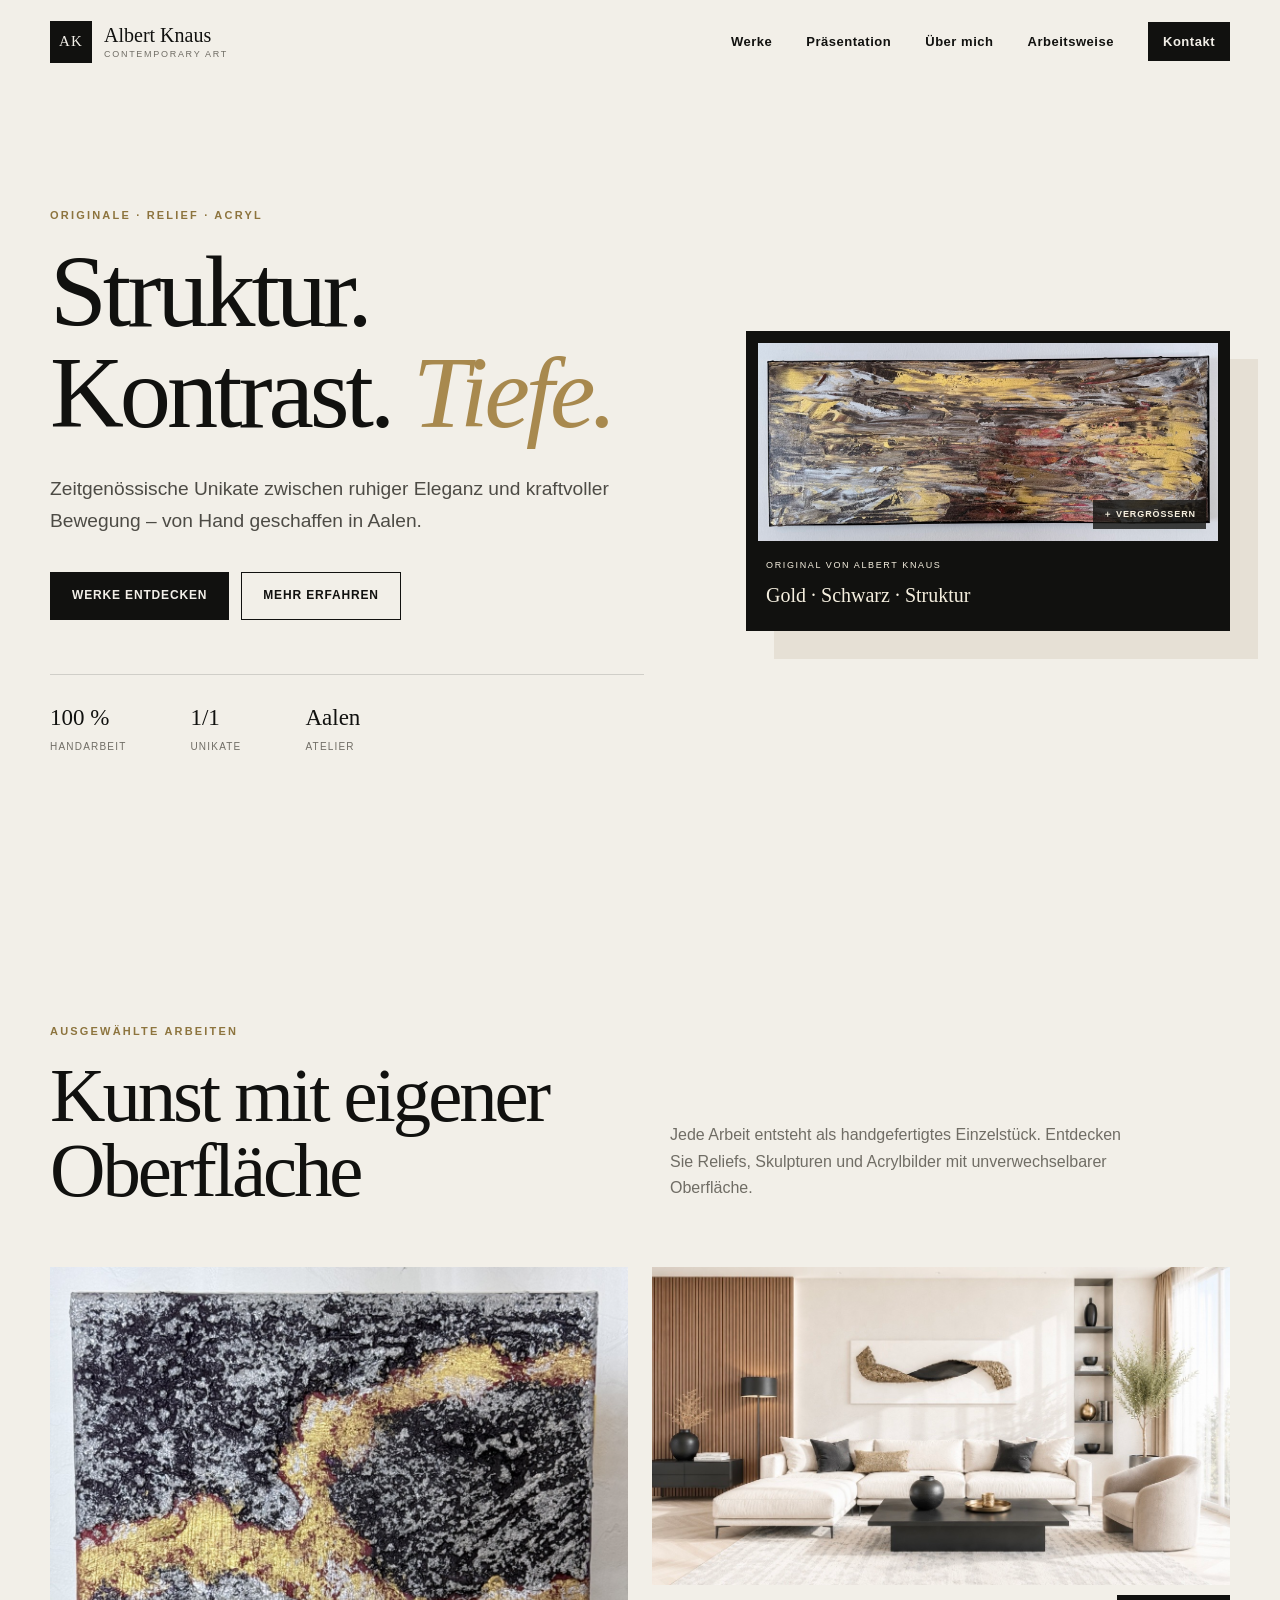
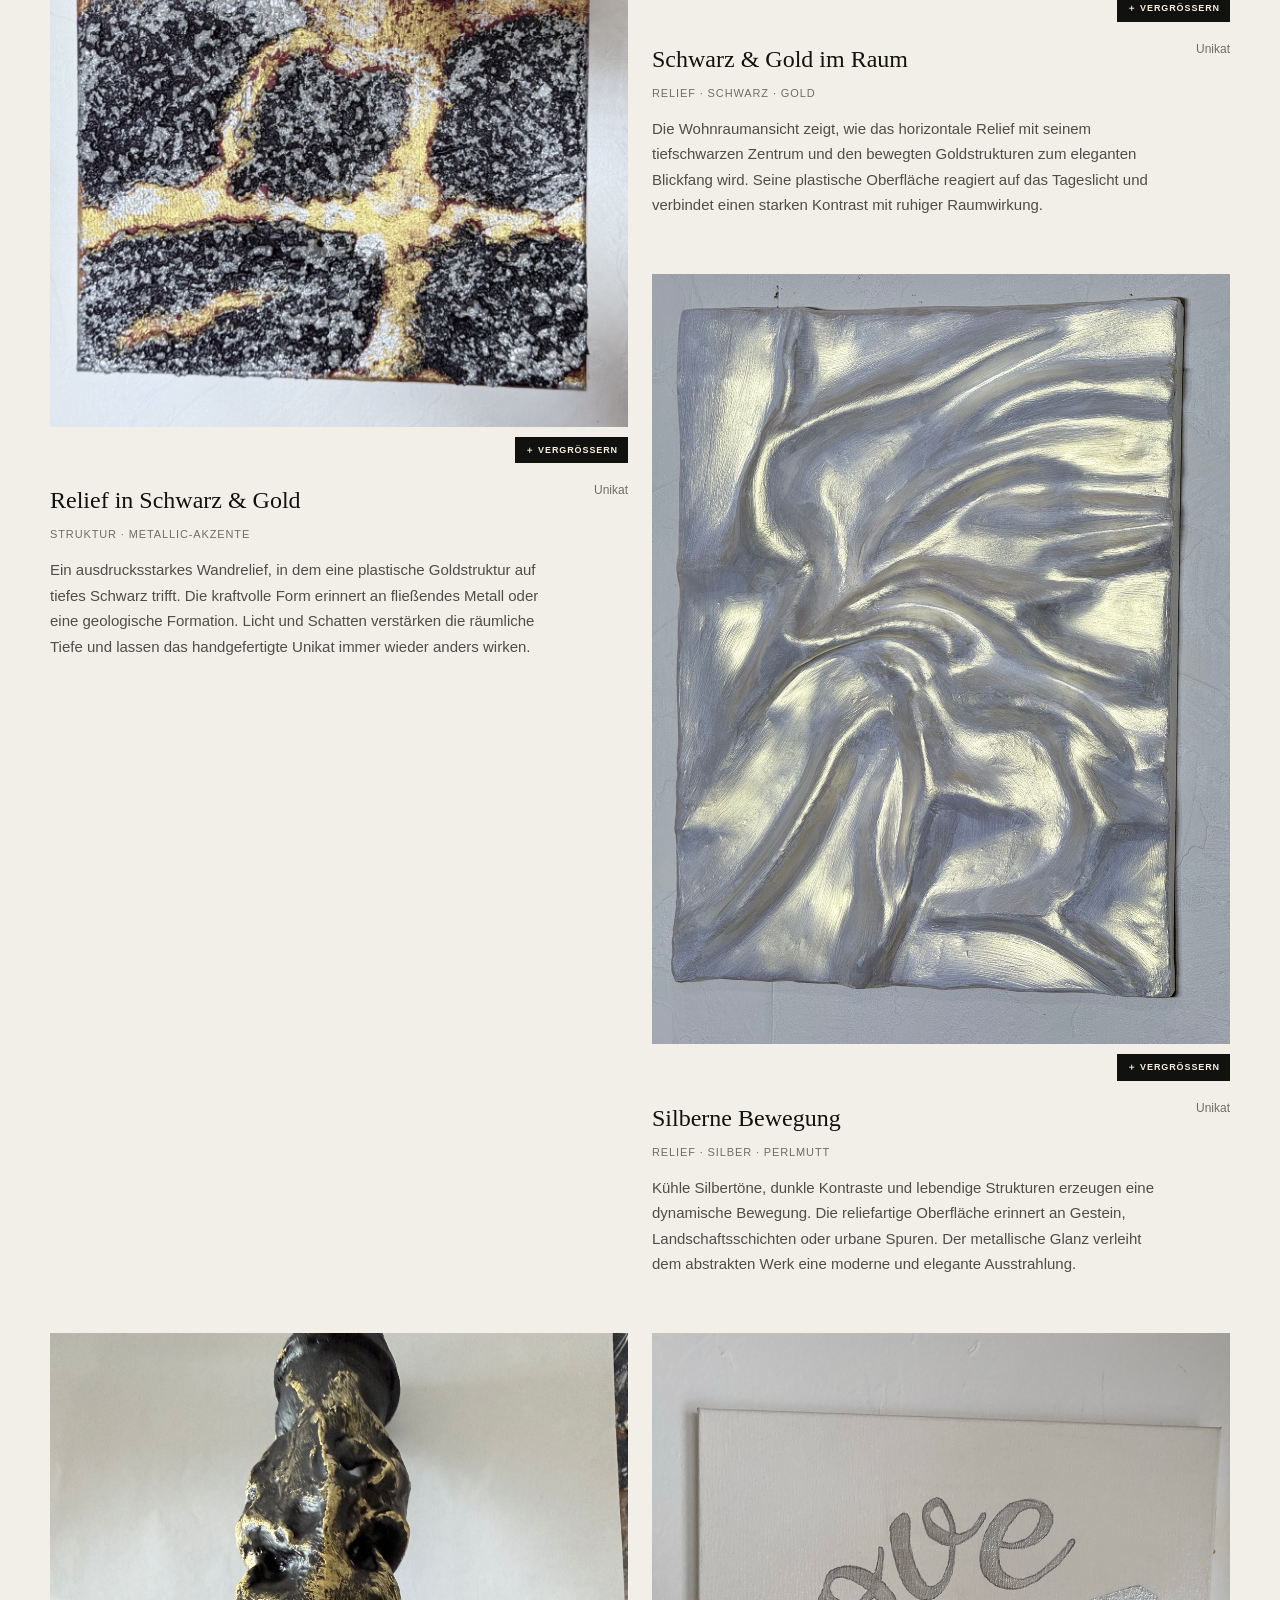
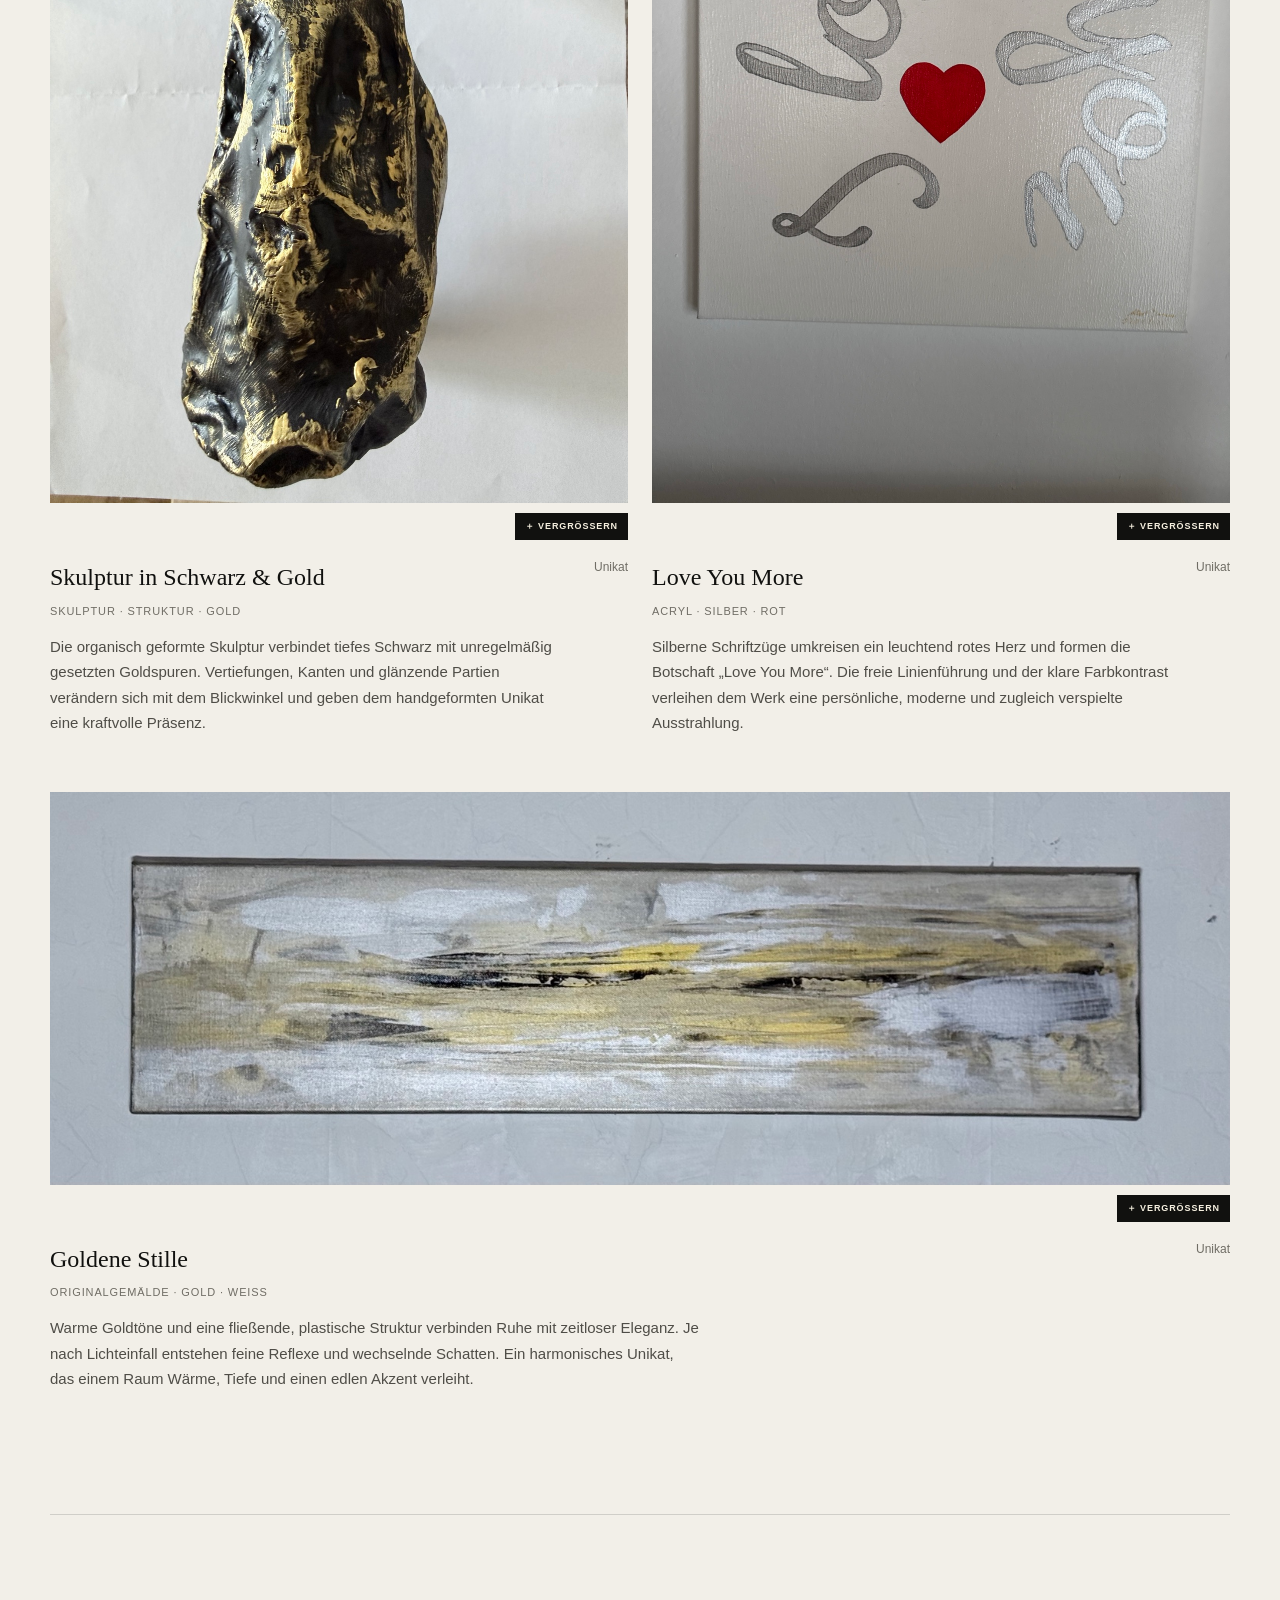
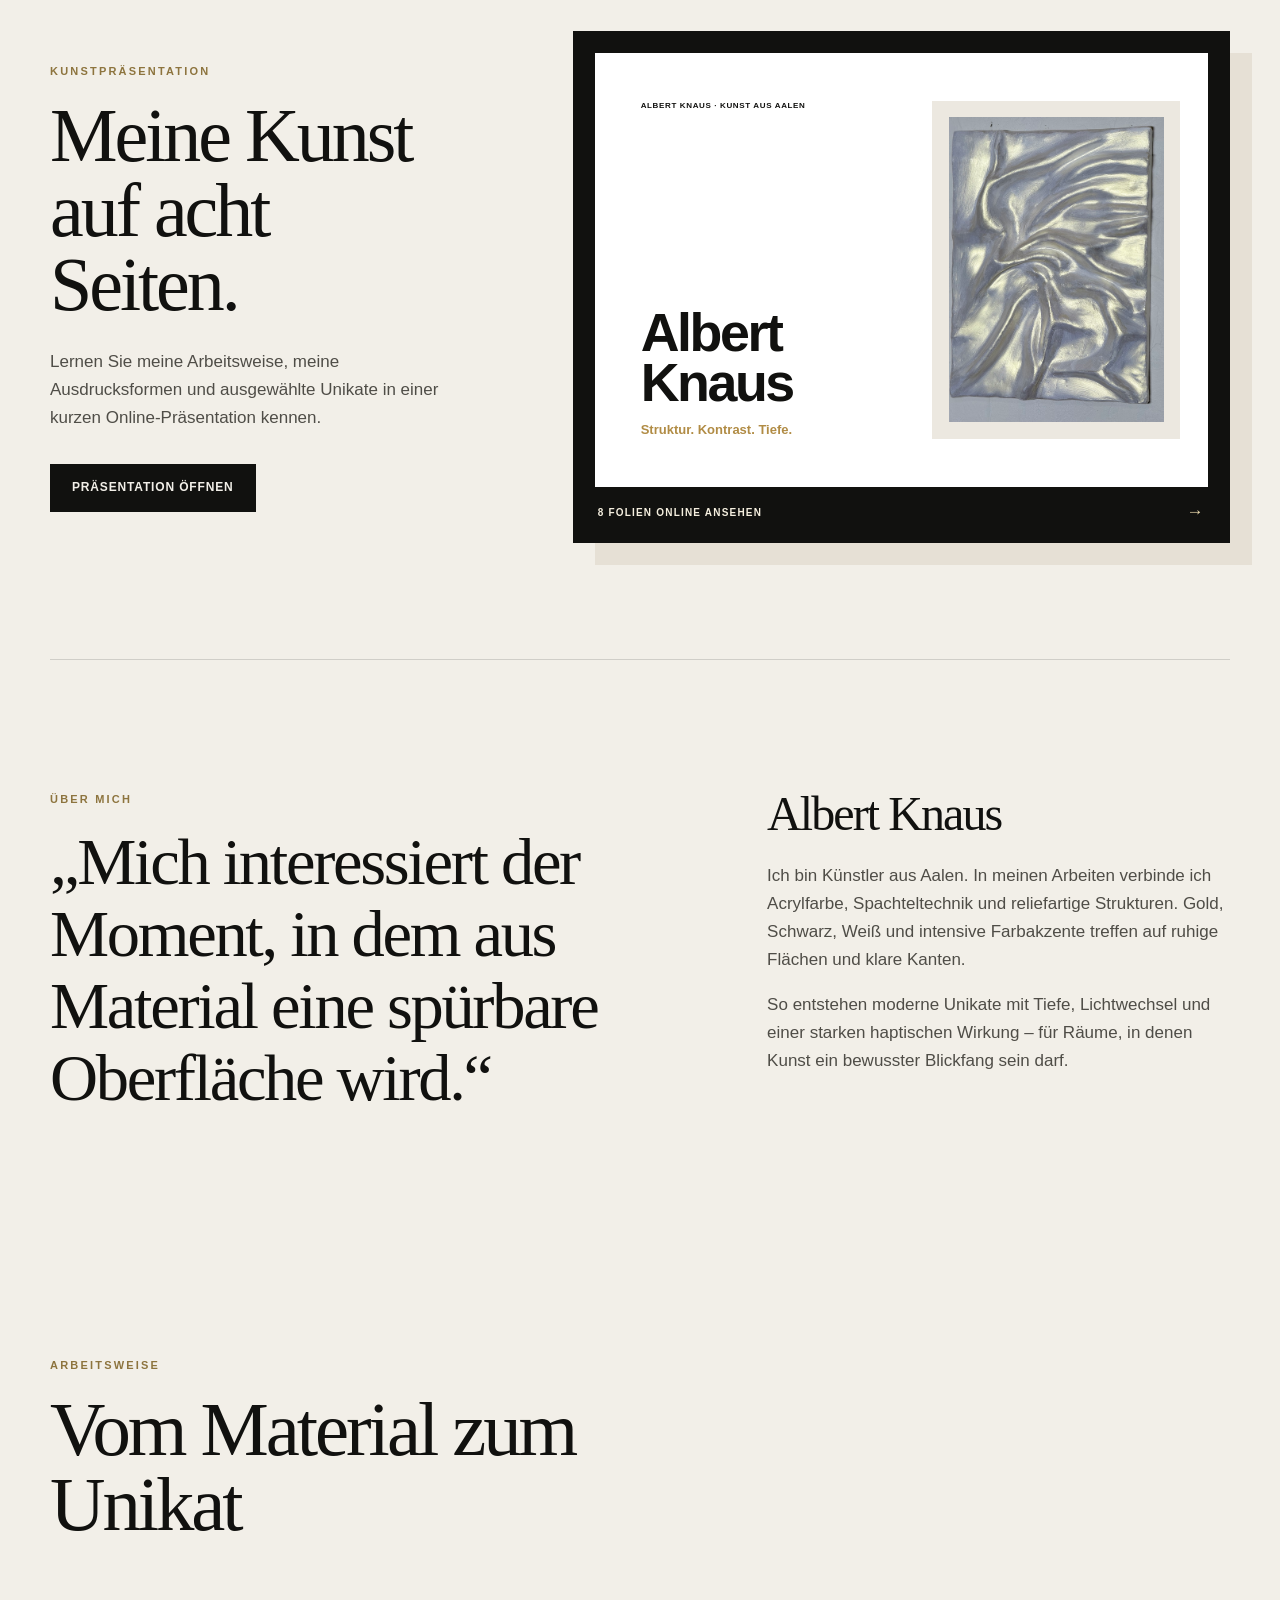
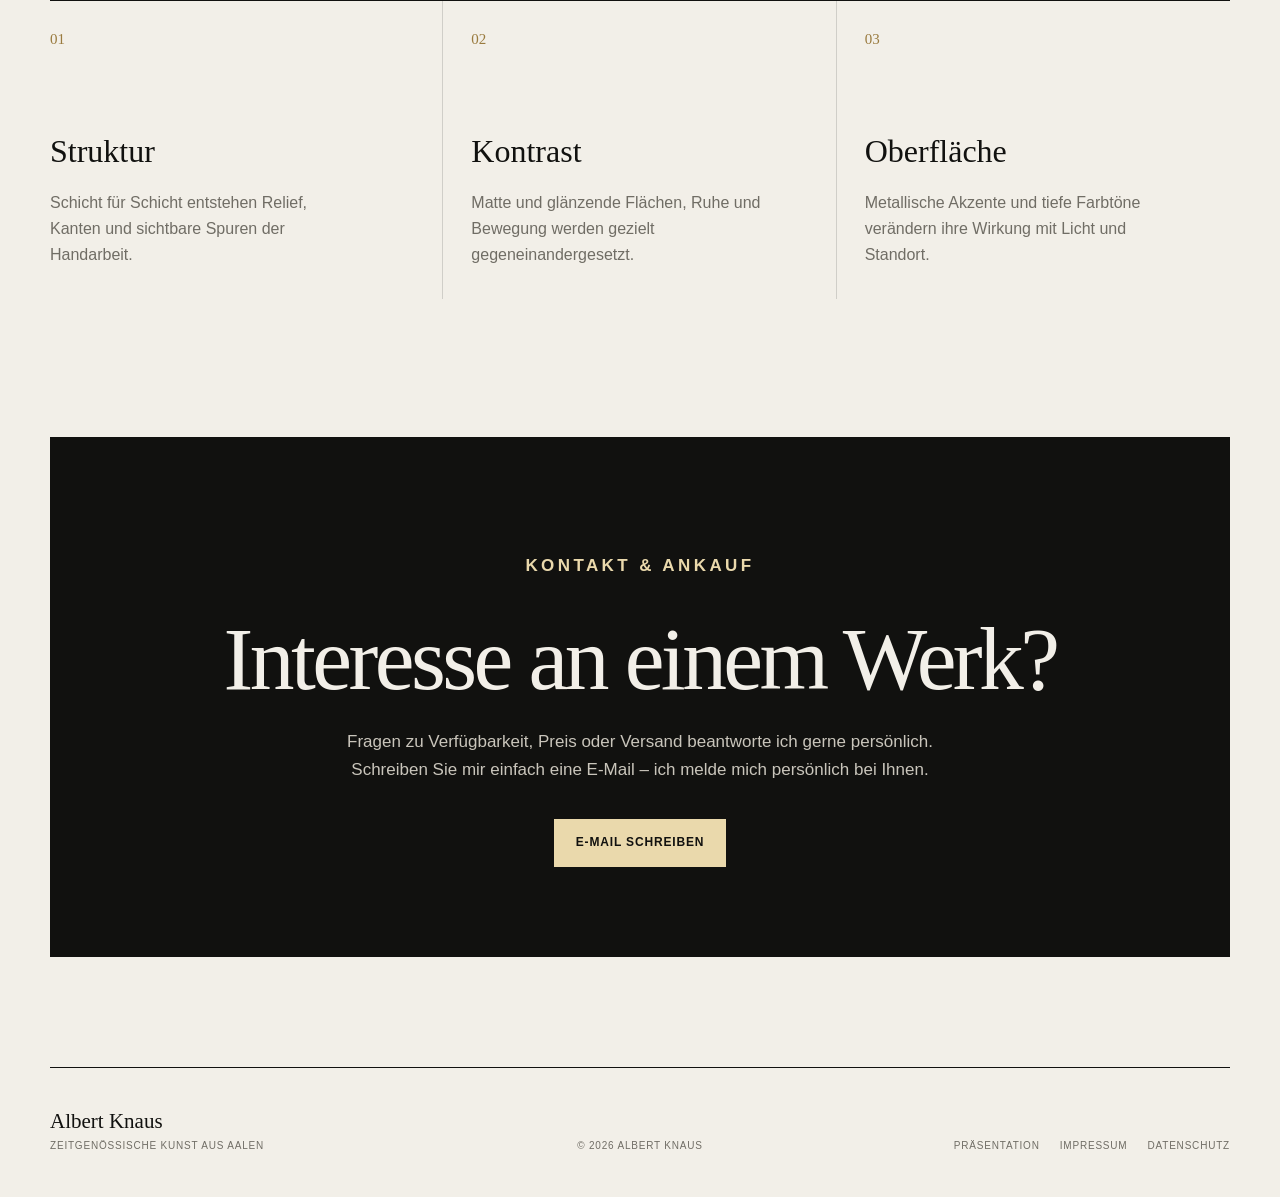
<file: index.html>
<!doctype html>
<html lang="de">
  <head>
    <meta charset="utf-8" />
    <meta name="viewport" content="width=device-width, initial-scale=1" />
    <meta
      name="description"
      content="Zeitgenössische Unikate von Albert Knaus: Relief, Acryl, Spachteltechnik und skulpturale Arbeiten aus Aalen."
    />
    <meta name="theme-color" content="#11110f" />
    <title>Albert Knaus | Zeitgenössische Kunst</title>
    <link rel="stylesheet" href="styles.css?v=20260722-1" />
    <script defer src="script.js?v=20260716-7"></script>
  </head>

  <body>
    <a class="skip-link" href="#inhalt">Zum Inhalt springen</a>

    <header class="site-header" data-header>
      <a class="brand" href="#start" aria-label="Startseite Albert Knaus">
        <span class="brand-mark" aria-hidden="true">AK</span>
        <span class="brand-copy">
          <strong>Albert Knaus</strong>
          <small>Contemporary Art</small>
        </span>
      </a>

      <button
        class="menu-button"
        type="button"
        aria-expanded="false"
        aria-controls="main-navigation"
        data-menu-button
      >
        <span></span><span></span><span></span>
        <span class="sr-only">Menü öffnen</span>
      </button>

      <nav id="main-navigation" class="main-navigation" aria-label="Hauptnavigation" data-menu>
        <a href="#werke">Werke</a>
        <a href="praesentation.html">Präsentation</a>
        <a href="#ueber-mich">Über mich</a>
        <a href="#arbeitsweise">Arbeitsweise</a>
        <a class="nav-contact" href="#kontakt">Kontakt</a>
      </nav>
    </header>

    <main id="inhalt">
      <section id="start" class="hero section-shell">
        <div class="hero-copy reveal">
          <p class="eyebrow">Originale · Relief · Acryl</p>
          <h1>Struktur.<br />Kontrast. <em>Tiefe.</em></h1>
          <p class="hero-text">
            Zeitgenössische Unikate zwischen ruhiger Eleganz und kraftvoller Bewegung –
            von Hand geschaffen in Aalen.
          </p>
          <div class="hero-actions">
            <a class="button button-primary" href="#werke">Werke entdecken</a>
            <a class="button button-quiet" href="#ueber-mich">Mehr erfahren</a>
          </div>

          <dl class="hero-facts" aria-label="Atelier in Kürze">
            <div><dt>100 %</dt><dd>Handarbeit</dd></div>
            <div><dt>1/1</dt><dd>Unikate</dd></div>
            <div><dt>Aalen</dt><dd>Atelier</dd></div>
          </dl>
        </div>

        <figure class="hero-art reveal">
          <div
            class="hero-art-open"
            data-viewer-open
            data-image-src="assets/gold-schwarz-struktur.jpeg"
            data-image-alt="Abstraktes Originalgemälde von Albert Knaus in Gold, Schwarz, Weiß und Bordeaux"
            data-image-caption="Gold · Schwarz · Struktur"
            role="button"
            tabindex="0"
            aria-label="Gold · Schwarz · Struktur groß anzeigen"
          >
            <img
              src="assets/gold-schwarz-struktur.jpeg"
              alt="Abstraktes Originalgemälde von Albert Knaus in Gold, Schwarz, Weiß und Bordeaux"
            />
            <span class="zoom-hint" aria-hidden="true">＋ Vergrößern</span>
          </div>
          <figcaption class="hero-art-caption">
            <span>Original von Albert Knaus</span>
            <strong>Gold · Schwarz · Struktur</strong>
          </figcaption>
        </figure>
      </section>

      <section id="werke" class="works section-shell">
        <div class="section-heading reveal">
          <p class="eyebrow">Ausgewählte Arbeiten</p>
          <h2>Kunst mit eigener Oberfläche</h2>
          <p>
            Jede Arbeit entsteht als handgefertigtes Einzelstück. Entdecken Sie Reliefs,
            Skulpturen und Acrylbilder mit unverwechselbarer Oberfläche.
          </p>
        </div>

        <div class="work-grid">
          <article class="work-card work-card-large reveal">
            <div
              class="work-photo"
              data-viewer-open
              data-image-src="assets/relief-schwarz-gold-ohne-balken.png"
              data-image-alt="Abstraktes Relief von Albert Knaus in Schwarz, Silber, Gold und Bordeaux"
              data-image-caption="Relief in Schwarz &amp; Gold"
              role="button"
              tabindex="0"
              aria-label="Relief in Schwarz und Gold groß anzeigen"
            >
              <img
                class="work-photo-image"
                src="assets/relief-schwarz-gold-ohne-balken.png"
                alt="Abstraktes Relief von Albert Knaus in Schwarz, Silber, Gold und Bordeaux"
                width="1206"
                height="1586"
                loading="eager"
                decoding="sync"
              />
              <span class="work-photo-zoom" aria-hidden="true">＋ Vergrößern</span>
            </div>
            <div class="work-meta">
              <div><h3>Relief in Schwarz &amp; Gold</h3><p>Struktur · Metallic-Akzente</p></div>
              <span>Unikat</span>
            </div>
            <p class="work-description">
              Ein ausdrucksstarkes Wandrelief, in dem eine plastische Goldstruktur auf tiefes
              Schwarz trifft. Die kraftvolle Form erinnert an fließendes Metall oder eine
              geologische Formation. Licht und Schatten verstärken die räumliche Tiefe und
              lassen das handgefertigte Unikat immer wieder anders wirken.
            </p>
          </article>

          <article class="work-card reveal">
            <div
              class="work-photo"
              data-viewer-open
              data-image-src="assets/schwarz-gold-im-raum.jpeg"
              data-image-alt="Horizontales schwarz-goldenes Relief von Albert Knaus in einem modernen Wohnraum"
              data-image-caption="Schwarz &amp; Gold im Raum"
              role="button"
              tabindex="0"
              aria-label="Schwarz und Gold im Raum groß anzeigen"
            >
              <img
                class="work-photo-image"
                src="assets/schwarz-gold-im-raum.jpeg"
                alt="Horizontales schwarz-goldenes Relief von Albert Knaus in einem modernen Wohnraum"
                width="1206"
                height="665"
                loading="lazy"
              />
              <span class="work-photo-zoom" aria-hidden="true">＋ Vergrößern</span>
            </div>
            <div class="work-meta">
              <div><h3>Schwarz &amp; Gold im Raum</h3><p>Relief · Schwarz · Gold</p></div>
              <span>Unikat</span>
            </div>
            <p class="work-description">
              Die Wohnraumansicht zeigt, wie das horizontale Relief mit seinem tiefschwarzen
              Zentrum und den bewegten Goldstrukturen zum eleganten Blickfang wird. Seine
              plastische Oberfläche reagiert auf das Tageslicht und verbindet einen starken
              Kontrast mit ruhiger Raumwirkung.
            </p>
          </article>

          <article class="work-card work-card-portrait reveal">
            <div
              class="work-photo"
              data-viewer-open
              data-image-src="assets/silberne-bewegung.jpeg"
              data-image-alt="Helles abstraktes Relief von Albert Knaus mit fließenden silbernen und perlmuttfarbenen Strukturen"
              data-image-caption="Silberne Bewegung"
              role="button"
              tabindex="0"
              aria-label="Silberne Bewegung groß anzeigen"
            >
              <img
                class="work-photo-image"
                src="assets/silberne-bewegung.jpeg"
                alt="Helles abstraktes Relief von Albert Knaus mit fließenden silbernen und perlmuttfarbenen Strukturen"
                width="1152"
                height="1536"
                loading="lazy"
              />
              <span class="work-photo-zoom" aria-hidden="true">＋ Vergrößern</span>
            </div>
            <div class="work-meta">
              <div><h3>Silberne Bewegung</h3><p>Relief · Silber · Perlmutt</p></div>
              <span>Unikat</span>
            </div>
            <p class="work-description">
              Kühle Silbertöne, dunkle Kontraste und lebendige Strukturen erzeugen eine
              dynamische Bewegung. Die reliefartige Oberfläche erinnert an Gestein,
              Landschaftsschichten oder urbane Spuren. Der metallische Glanz verleiht dem
              abstrakten Werk eine moderne und elegante Ausstrahlung.
            </p>
          </article>

          <article class="work-card reveal">
            <div
              class="work-photo"
              data-viewer-open
              data-image-src="assets/skulptur-schwarz-gold.jpeg"
              data-image-alt="Organisch geformte Skulptur von Albert Knaus in Schwarz mit goldenen Akzenten"
              data-image-caption="Skulptur in Schwarz &amp; Gold"
              role="button"
              tabindex="0"
              aria-label="Skulptur in Schwarz und Gold groß anzeigen"
            >
              <img
                class="work-photo-image"
                src="assets/skulptur-schwarz-gold.jpeg"
                alt="Organisch geformte Skulptur von Albert Knaus in Schwarz mit goldenen Akzenten"
                width="1152"
                height="1536"
                loading="lazy"
              />
              <span class="work-photo-zoom" aria-hidden="true">＋ Vergrößern</span>
            </div>
            <div class="work-meta">
              <div><h3>Skulptur in Schwarz &amp; Gold</h3><p>Skulptur · Struktur · Gold</p></div>
              <span>Unikat</span>
            </div>
            <p class="work-description">
              Die organisch geformte Skulptur verbindet tiefes Schwarz mit unregelmäßig
              gesetzten Goldspuren. Vertiefungen, Kanten und glänzende Partien verändern sich
              mit dem Blickwinkel und geben dem handgeformten Unikat eine kraftvolle Präsenz.
            </p>
          </article>

          <article class="work-card reveal">
            <div
              class="work-photo"
              data-viewer-open
              data-image-src="assets/love-you-more.jpeg"
              data-image-alt="Weißes Acrylbild von Albert Knaus mit silbernem Schriftzug Love You More und rotem Herz"
              data-image-caption="Love You More"
              role="button"
              tabindex="0"
              aria-label="Love You More groß anzeigen"
            >
              <img
                class="work-photo-image"
                src="assets/love-you-more.jpeg"
                alt="Weißes Acrylbild von Albert Knaus mit silbernem Schriftzug Love You More und rotem Herz"
                width="1152"
                height="1536"
                loading="lazy"
              />
              <span class="work-photo-zoom" aria-hidden="true">＋ Vergrößern</span>
            </div>
            <div class="work-meta">
              <div><h3>Love You More</h3><p>Acryl · Silber · Rot</p></div>
              <span>Unikat</span>
            </div>
            <p class="work-description">
              Silberne Schriftzüge umkreisen ein leuchtend rotes Herz und formen die Botschaft
              „Love You More“. Die freie Linienführung und der klare Farbkontrast verleihen dem
              Werk eine persönliche, moderne und zugleich verspielte Ausstrahlung.
            </p>
          </article>

          <article class="work-card work-card-wide reveal">
            <div
              class="work-photo"
              data-viewer-open
              data-image-src="assets/goldene-stille.jpeg"
              data-image-alt="Horizontales abstraktes Originalgemälde von Albert Knaus in Weiß, Beige, Schwarz und Gold"
              data-image-caption="Goldene Stille"
              role="button"
              tabindex="0"
              aria-label="Goldene Stille groß anzeigen"
            >
              <img
                class="work-photo-image"
                src="assets/goldene-stille.jpeg"
                alt="Horizontales abstraktes Originalgemälde von Albert Knaus in Weiß, Beige, Schwarz und Gold"
                width="1536"
                height="512"
                loading="lazy"
              />
              <span class="work-photo-zoom" aria-hidden="true">＋ Vergrößern</span>
            </div>
            <div class="work-meta">
              <div><h3>Goldene Stille</h3><p>Originalgemälde · Gold · Weiß</p></div>
              <span>Unikat</span>
            </div>
            <p class="work-description">
              Warme Goldtöne und eine fließende, plastische Struktur verbinden Ruhe mit
              zeitloser Eleganz. Je nach Lichteinfall entstehen feine Reflexe und wechselnde
              Schatten. Ein harmonisches Unikat, das einem Raum Wärme, Tiefe und einen edlen
              Akzent verleiht.
            </p>
          </article>
        </div>
      </section>

      <section class="presentation-feature section-shell reveal" aria-labelledby="praesentation-titel">
        <div class="presentation-feature-copy">
          <p class="eyebrow">Kunstpräsentation</p>
          <h2 id="praesentation-titel">Meine Kunst auf acht Seiten.</h2>
          <p>
            Lernen Sie meine Arbeitsweise, meine Ausdrucksformen und ausgewählte Unikate
            in einer kurzen Online-Präsentation kennen.
          </p>
          <a class="button button-primary" href="praesentation.html">Präsentation öffnen</a>
        </div>

        <a
          class="presentation-teaser"
          href="praesentation.html"
          aria-label="Online-Kunstpräsentation von Albert Knaus mit acht Folien öffnen"
        >
          <span class="presentation-teaser-slide">
            <span class="presentation-teaser-copy">
              <small>Albert Knaus · Kunst aus Aalen</small>
              <strong>Albert<br />Knaus</strong>
              <em>Struktur. Kontrast. Tiefe.</em>
            </span>
            <span class="presentation-teaser-art">
              <img src="assets/silberne-bewegung.jpeg" alt="" loading="lazy" />
            </span>
          </span>
          <span class="presentation-teaser-link">8 Folien online ansehen <b aria-hidden="true">→</b></span>
        </a>
      </section>

      <section id="ueber-mich" class="about section-shell">
        <div class="about-statement reveal">
          <p class="eyebrow">Über mich</p>
          <blockquote>
            „Mich interessiert der Moment, in dem aus Material eine spürbare Oberfläche wird.“
          </blockquote>
        </div>

        <div class="about-copy reveal">
          <h2>Albert Knaus</h2>
          <p>
            Ich bin Künstler aus Aalen. In meinen Arbeiten verbinde ich Acrylfarbe,
            Spachteltechnik und reliefartige Strukturen. Gold, Schwarz, Weiß und intensive
            Farbakzente treffen auf ruhige Flächen und klare Kanten.
          </p>
          <p>
            So entstehen moderne Unikate mit Tiefe, Lichtwechsel und einer starken
            haptischen Wirkung – für Räume, in denen Kunst ein bewusster Blickfang sein darf.
          </p>
        </div>
      </section>

      <section id="arbeitsweise" class="process section-shell">
        <div class="section-heading reveal">
          <p class="eyebrow">Arbeitsweise</p>
          <h2>Vom Material zum Unikat</h2>
        </div>

        <ol class="process-list">
          <li class="reveal">
            <span>01</span>
            <div><h3>Struktur</h3><p>Schicht für Schicht entstehen Relief, Kanten und sichtbare Spuren der Handarbeit.</p></div>
          </li>
          <li class="reveal">
            <span>02</span>
            <div><h3>Kontrast</h3><p>Matte und glänzende Flächen, Ruhe und Bewegung werden gezielt gegeneinandergesetzt.</p></div>
          </li>
          <li class="reveal">
            <span>03</span>
            <div><h3>Oberfläche</h3><p>Metallische Akzente und tiefe Farbtöne verändern ihre Wirkung mit Licht und Standort.</p></div>
          </li>
        </ol>
      </section>

      <section id="kontakt" class="contact section-shell reveal">
        <p class="eyebrow">Kontakt &amp; Ankauf</p>
        <h2>Interesse an einem Werk?</h2>
        <p>
          Fragen zu Verfügbarkeit, Preis oder Versand beantworte ich gerne persönlich.
          Schreiben Sie mir einfach eine E-Mail – ich melde mich persönlich bei Ihnen.
        </p>
        <a class="button button-primary" href="mailto:albertknaus4@gmail.com">
          E-Mail schreiben
        </a>
      </section>
    </main>

    <footer class="site-footer section-shell">
      <div><strong>Albert Knaus</strong><span>Zeitgenössische Kunst aus Aalen</span></div>
      <p>© <span data-year></span> Albert Knaus</p>
      <div class="footer-links"><a href="praesentation.html">Präsentation</a><a href="impressum.html">Impressum</a><a href="datenschutz.html">Datenschutz</a></div>
    </footer>

    <div
      class="image-viewer"
      data-image-viewer
      role="dialog"
      aria-modal="true"
      aria-label="Vergrößerte Bildansicht"
      aria-hidden="true"
      hidden
    >
      <button
        class="image-viewer-backdrop"
        type="button"
        data-viewer-close
        tabindex="-1"
        aria-label="Großansicht schließen"
      ></button>
      <div class="image-viewer-panel">
        <button class="image-viewer-close" type="button" data-viewer-close>
          <span aria-hidden="true">×</span> Schließen
        </button>
        <img data-viewer-image alt="" />
        <p data-viewer-caption></p>
      </div>
    </div>
  </body>
</html>
</file>
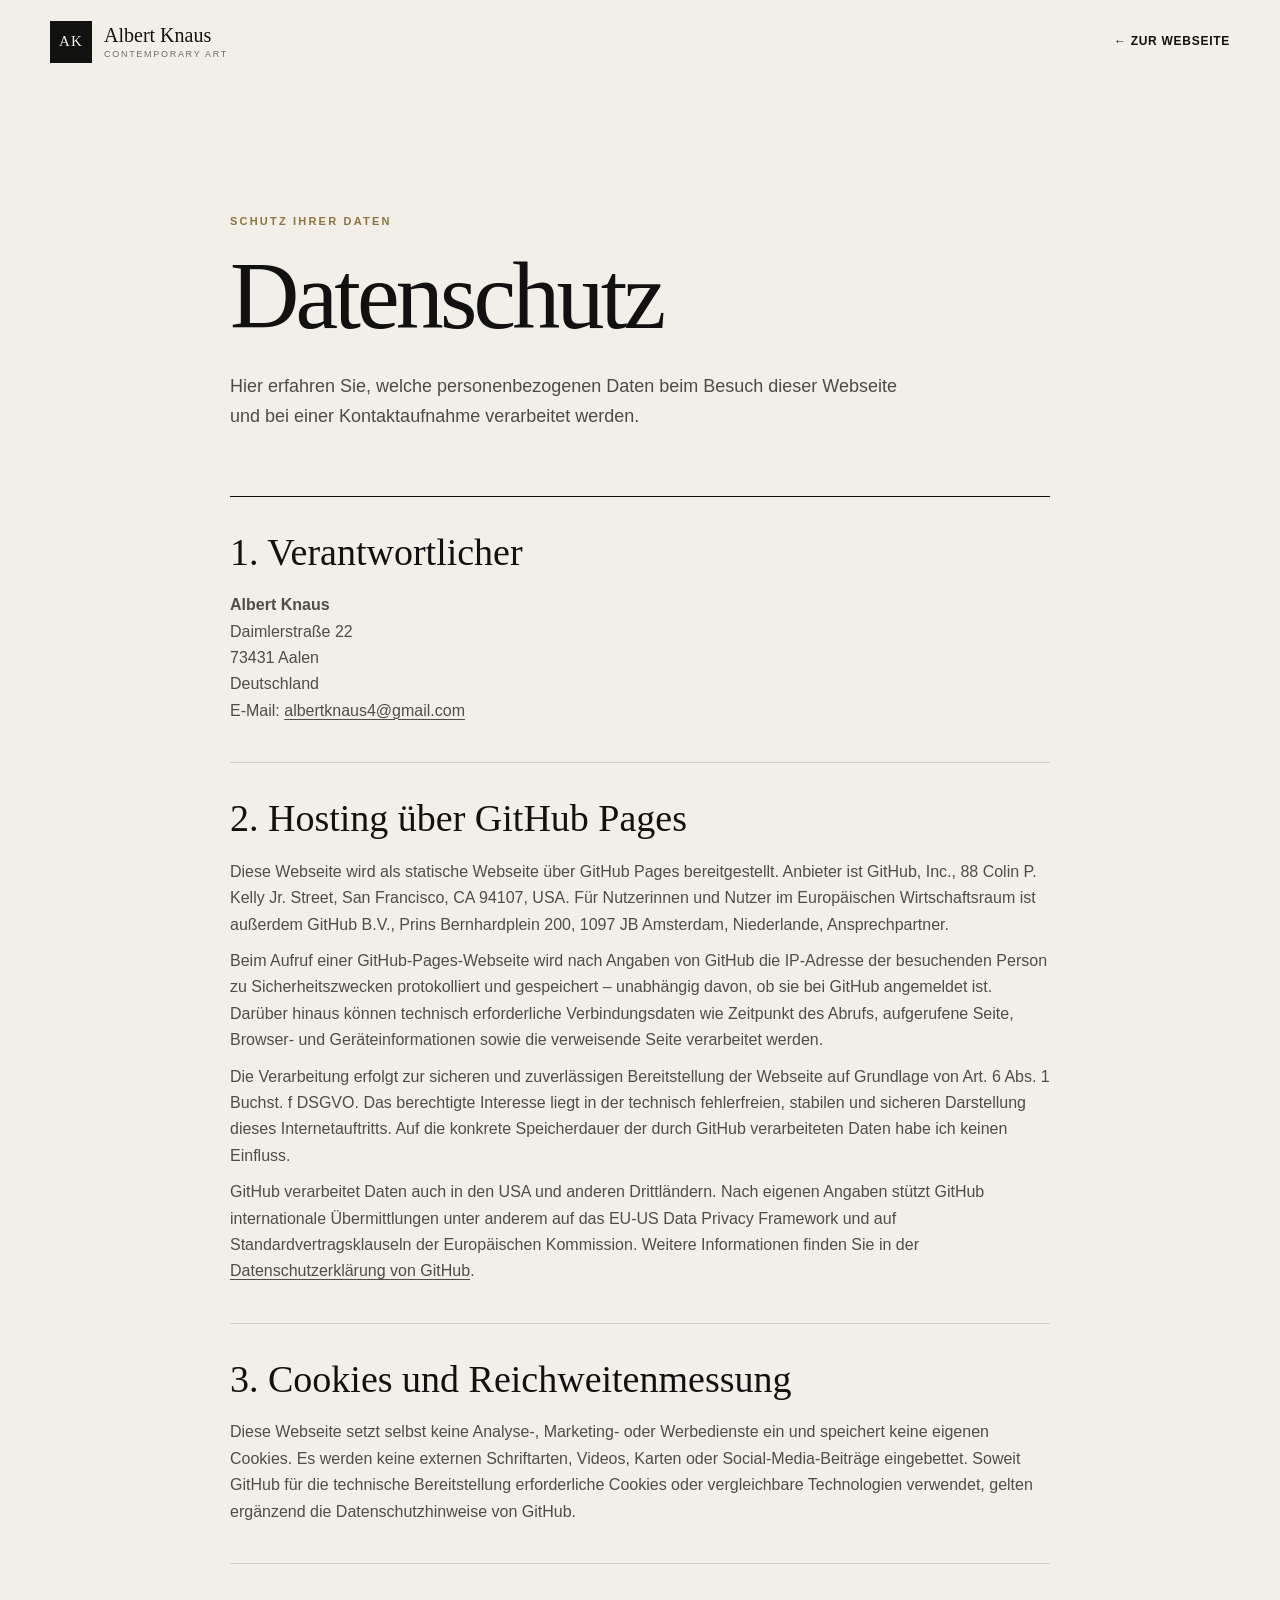
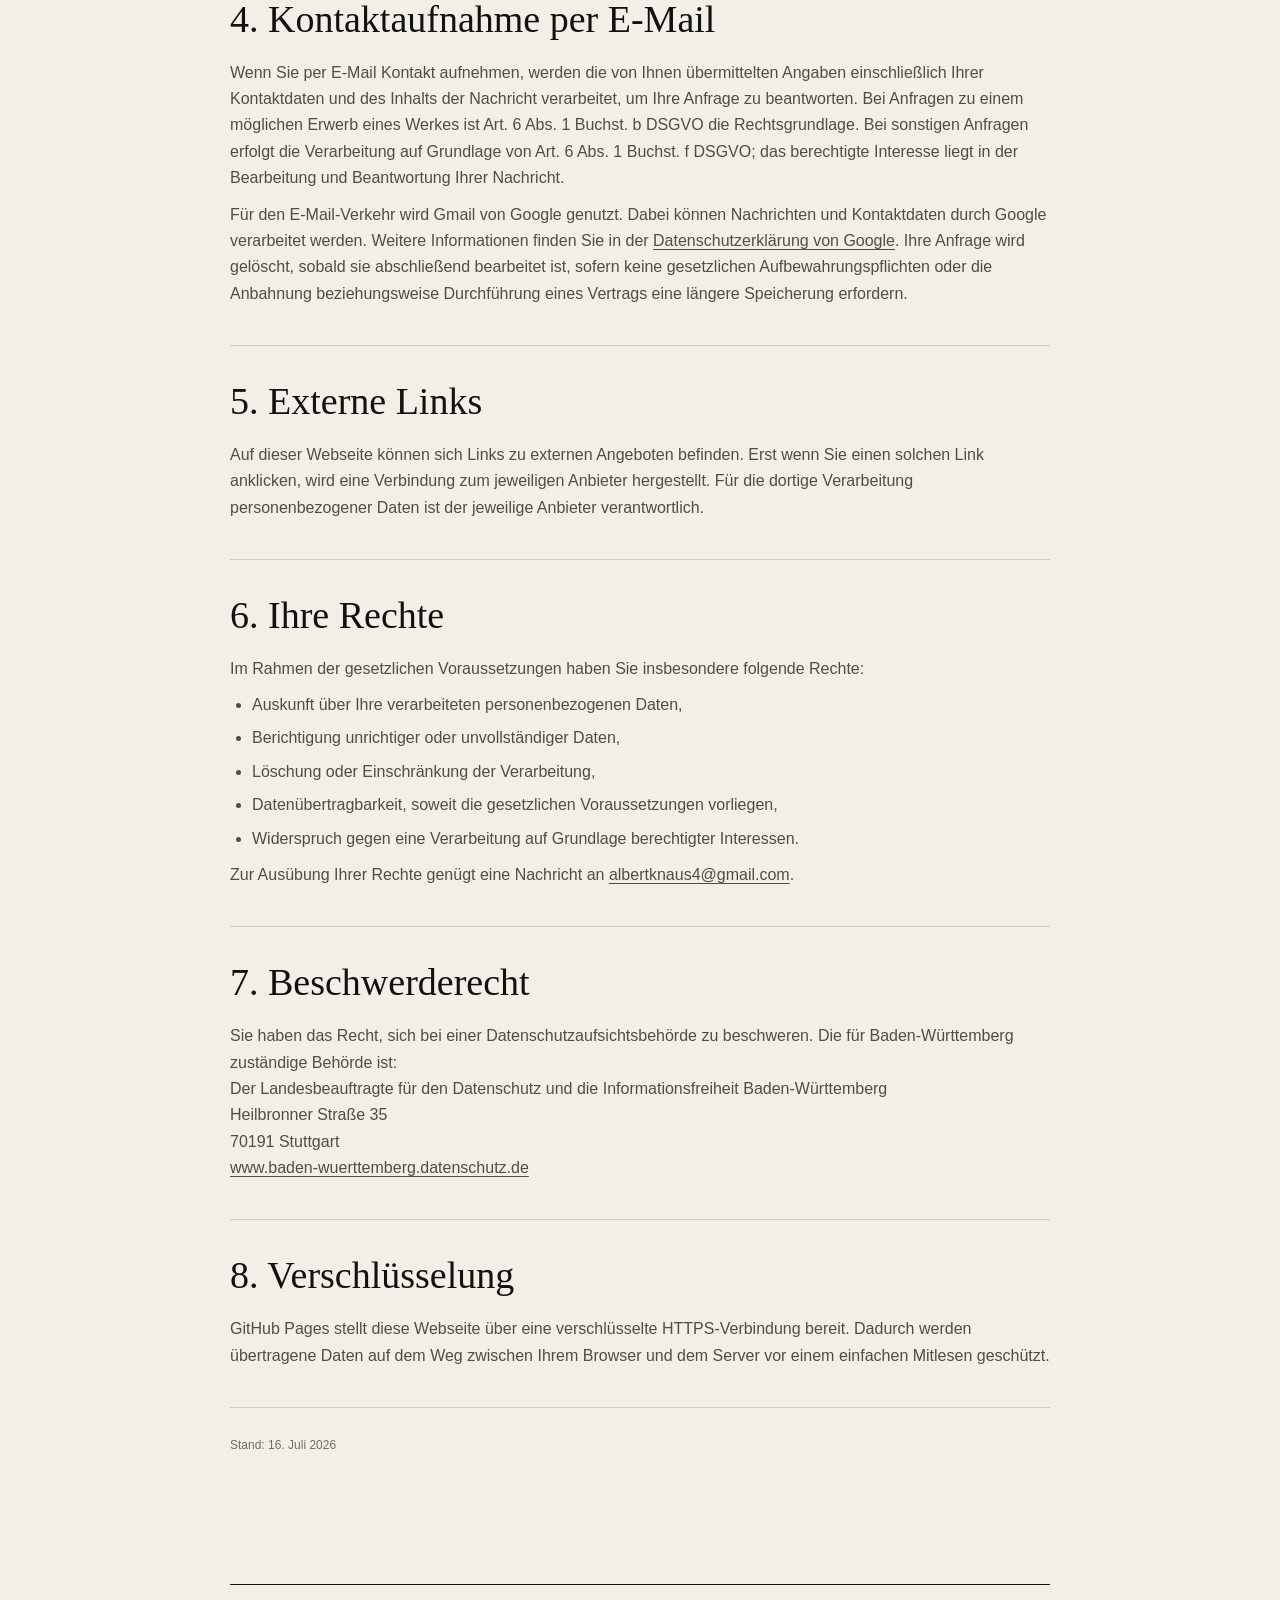
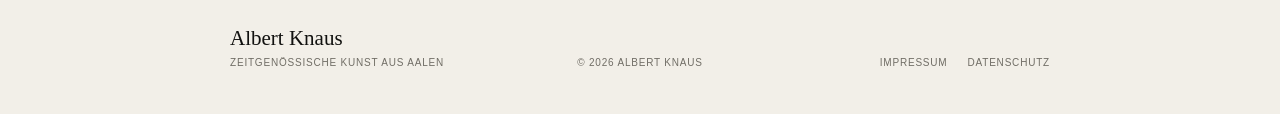
<file: datenschutz.html>
<!doctype html>
<html lang="de">
  <head>
    <meta charset="utf-8" />
    <meta name="viewport" content="width=device-width, initial-scale=1" />
    <meta name="description" content="Datenschutzerklärung der Webseite von Albert Knaus." />
    <meta name="theme-color" content="#11110f" />
    <title>Datenschutz | Albert Knaus</title>
    <link rel="stylesheet" href="styles.css" />
    <script defer src="script.js"></script>
  </head>

  <body class="legal-page">
    <a class="skip-link" href="#inhalt">Zum Inhalt springen</a>

    <header class="site-header legal-header" data-header>
      <a class="brand" href="index.html" aria-label="Zur Startseite von Albert Knaus">
        <span class="brand-mark" aria-hidden="true">AK</span>
        <span class="brand-copy">
          <strong>Albert Knaus</strong>
          <small>Contemporary Art</small>
        </span>
      </a>
      <a class="legal-back-link" href="index.html">← Zur Webseite</a>
    </header>

    <main id="inhalt" class="legal-document">
      <p class="eyebrow">Schutz Ihrer Daten</p>
      <h1>Datenschutz</h1>
      <p class="legal-lead">
        Hier erfahren Sie, welche personenbezogenen Daten beim Besuch dieser Webseite und
        bei einer Kontaktaufnahme verarbeitet werden.
      </p>

      <div class="legal-content">
        <section class="legal-section" aria-labelledby="verantwortlicher">
          <h2 id="verantwortlicher">1. Verantwortlicher</h2>
          <address>
            <strong>Albert Knaus</strong><br />
            Daimlerstraße 22<br />
            73431 Aalen<br />
            Deutschland<br />
            E-Mail: <a href="mailto:albertknaus4@gmail.com">albertknaus4@gmail.com</a>
          </address>
        </section>

        <section class="legal-section" aria-labelledby="hosting">
          <h2 id="hosting">2. Hosting über GitHub Pages</h2>
          <p>
            Diese Webseite wird als statische Webseite über GitHub Pages bereitgestellt.
            Anbieter ist GitHub, Inc., 88 Colin P. Kelly Jr. Street, San Francisco,
            CA 94107, USA. Für Nutzerinnen und Nutzer im Europäischen Wirtschaftsraum ist
            außerdem GitHub B.V., Prins Bernhardplein 200, 1097 JB Amsterdam, Niederlande,
            Ansprechpartner.
          </p>
          <p>
            Beim Aufruf einer GitHub-Pages-Webseite wird nach Angaben von GitHub die
            IP-Adresse der besuchenden Person zu Sicherheitszwecken protokolliert und
            gespeichert – unabhängig davon, ob sie bei GitHub angemeldet ist. Darüber hinaus
            können technisch erforderliche Verbindungsdaten wie Zeitpunkt des Abrufs,
            aufgerufene Seite, Browser- und Geräteinformationen sowie die verweisende Seite
            verarbeitet werden.
          </p>
          <p>
            Die Verarbeitung erfolgt zur sicheren und zuverlässigen Bereitstellung der
            Webseite auf Grundlage von Art. 6 Abs. 1 Buchst. f DSGVO. Das berechtigte
            Interesse liegt in der technisch fehlerfreien, stabilen und sicheren Darstellung
            dieses Internetauftritts. Auf die konkrete Speicherdauer der durch GitHub
            verarbeiteten Daten habe ich keinen Einfluss.
          </p>
          <p>
            GitHub verarbeitet Daten auch in den USA und anderen Drittländern. Nach eigenen
            Angaben stützt GitHub internationale Übermittlungen unter anderem auf das
            EU-US Data Privacy Framework und auf Standardvertragsklauseln der Europäischen
            Kommission. Weitere Informationen finden Sie in der
            <a href="https://docs.github.com/de/site-policy/privacy-policies/github-general-privacy-statement" target="_blank" rel="noreferrer">Datenschutzerklärung von GitHub</a>.
          </p>
        </section>

        <section class="legal-section" aria-labelledby="cookies">
          <h2 id="cookies">3. Cookies und Reichweitenmessung</h2>
          <p>
            Diese Webseite setzt selbst keine Analyse-, Marketing- oder Werbedienste ein und
            speichert keine eigenen Cookies. Es werden keine externen Schriftarten, Videos,
            Karten oder Social-Media-Beiträge eingebettet. Soweit GitHub für die technische
            Bereitstellung erforderliche Cookies oder vergleichbare Technologien verwendet,
            gelten ergänzend die Datenschutzhinweise von GitHub.
          </p>
        </section>

        <section class="legal-section" aria-labelledby="emailkontakt">
          <h2 id="emailkontakt">4. Kontaktaufnahme per E-Mail</h2>
          <p>
            Wenn Sie per E-Mail Kontakt aufnehmen, werden die von Ihnen übermittelten Angaben
            einschließlich Ihrer Kontaktdaten und des Inhalts der Nachricht verarbeitet, um
            Ihre Anfrage zu beantworten. Bei Anfragen zu einem möglichen Erwerb eines Werkes
            ist Art. 6 Abs. 1 Buchst. b DSGVO die Rechtsgrundlage. Bei sonstigen Anfragen erfolgt
            die Verarbeitung auf Grundlage von Art. 6 Abs. 1 Buchst. f DSGVO; das berechtigte
            Interesse liegt in der Bearbeitung und Beantwortung Ihrer Nachricht.
          </p>
          <p>
            Für den E-Mail-Verkehr wird Gmail von Google genutzt. Dabei können Nachrichten und
            Kontaktdaten durch Google verarbeitet werden. Weitere Informationen finden Sie in
            der <a href="https://policies.google.com/privacy?hl=de" target="_blank" rel="noreferrer">Datenschutzerklärung von Google</a>.
            Ihre Anfrage wird gelöscht, sobald sie abschließend bearbeitet ist, sofern keine
            gesetzlichen Aufbewahrungspflichten oder die Anbahnung beziehungsweise Durchführung
            eines Vertrags eine längere Speicherung erfordern.
          </p>
        </section>

        <section class="legal-section" aria-labelledby="externe-links">
          <h2 id="externe-links">5. Externe Links</h2>
          <p>
            Auf dieser Webseite können sich Links zu externen Angeboten befinden. Erst wenn Sie
            einen solchen Link anklicken, wird eine Verbindung zum jeweiligen Anbieter
            hergestellt. Für die dortige Verarbeitung personenbezogener Daten ist der jeweilige
            Anbieter verantwortlich.
          </p>
        </section>

        <section class="legal-section" aria-labelledby="rechte">
          <h2 id="rechte">6. Ihre Rechte</h2>
          <p>Im Rahmen der gesetzlichen Voraussetzungen haben Sie insbesondere folgende Rechte:</p>
          <ul>
            <li>Auskunft über Ihre verarbeiteten personenbezogenen Daten,</li>
            <li>Berichtigung unrichtiger oder unvollständiger Daten,</li>
            <li>Löschung oder Einschränkung der Verarbeitung,</li>
            <li>Datenübertragbarkeit, soweit die gesetzlichen Voraussetzungen vorliegen,</li>
            <li>Widerspruch gegen eine Verarbeitung auf Grundlage berechtigter Interessen.</li>
          </ul>
          <p>
            Zur Ausübung Ihrer Rechte genügt eine Nachricht an
            <a href="mailto:albertknaus4@gmail.com">albertknaus4@gmail.com</a>.
          </p>
        </section>

        <section class="legal-section" aria-labelledby="beschwerde">
          <h2 id="beschwerde">7. Beschwerderecht</h2>
          <p>
            Sie haben das Recht, sich bei einer Datenschutzaufsichtsbehörde zu beschweren.
            Die für Baden-Württemberg zuständige Behörde ist:
          </p>
          <address>
            Der Landesbeauftragte für den Datenschutz und die Informationsfreiheit
            Baden-Württemberg<br />
            Heilbronner Straße 35<br />
            70191 Stuttgart<br />
            <a href="https://www.baden-wuerttemberg.datenschutz.de/" target="_blank" rel="noreferrer">www.baden-wuerttemberg.datenschutz.de</a>
          </address>
        </section>

        <section class="legal-section" aria-labelledby="sicherheit">
          <h2 id="sicherheit">8. Verschlüsselung</h2>
          <p>
            GitHub Pages stellt diese Webseite über eine verschlüsselte HTTPS-Verbindung bereit.
            Dadurch werden übertragene Daten auf dem Weg zwischen Ihrem Browser und dem Server
            vor einem einfachen Mitlesen geschützt.
          </p>
        </section>
      </div>

      <p class="legal-updated">Stand: 16. Juli 2026</p>
    </main>

    <footer class="site-footer section-shell">
      <div><strong>Albert Knaus</strong><span>Zeitgenössische Kunst aus Aalen</span></div>
      <p>© <span data-year></span> Albert Knaus</p>
      <div class="footer-links"><a href="impressum.html">Impressum</a><a href="datenschutz.html" aria-current="page">Datenschutz</a></div>
    </footer>
  </body>
</html>
</file>
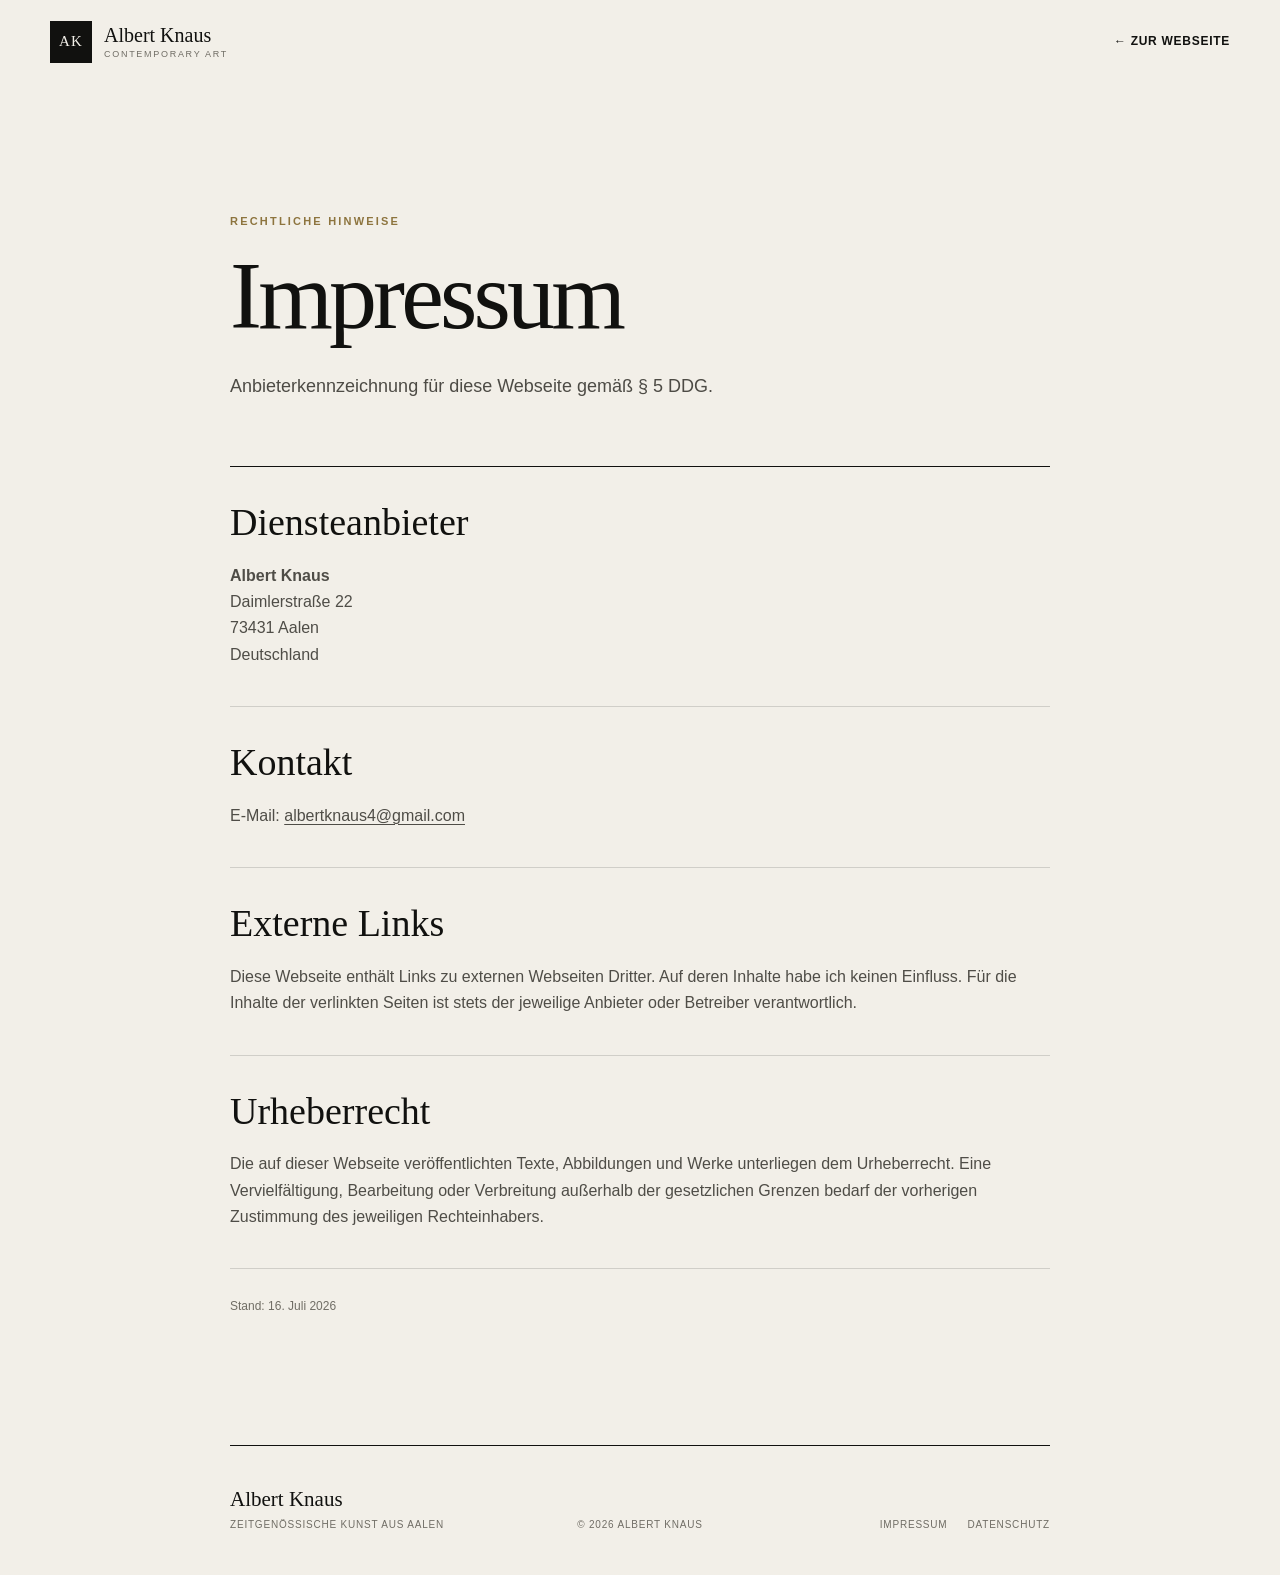
<file: impressum.html>
<!doctype html>
<html lang="de">
  <head>
    <meta charset="utf-8" />
    <meta name="viewport" content="width=device-width, initial-scale=1" />
    <meta name="description" content="Impressum der Webseite von Albert Knaus, Künstler aus Aalen." />
    <meta name="theme-color" content="#11110f" />
    <title>Impressum | Albert Knaus</title>
    <link rel="stylesheet" href="styles.css" />
    <script defer src="script.js"></script>
  </head>

  <body class="legal-page">
    <a class="skip-link" href="#inhalt">Zum Inhalt springen</a>

    <header class="site-header legal-header" data-header>
      <a class="brand" href="index.html" aria-label="Zur Startseite von Albert Knaus">
        <span class="brand-mark" aria-hidden="true">AK</span>
        <span class="brand-copy">
          <strong>Albert Knaus</strong>
          <small>Contemporary Art</small>
        </span>
      </a>
      <a class="legal-back-link" href="index.html">← Zur Webseite</a>
    </header>

    <main id="inhalt" class="legal-document">
      <p class="eyebrow">Rechtliche Hinweise</p>
      <h1>Impressum</h1>
      <p class="legal-lead">Anbieterkennzeichnung für diese Webseite gemäß § 5 DDG.</p>

      <div class="legal-content">
        <section class="legal-section" aria-labelledby="anbieter">
          <h2 id="anbieter">Diensteanbieter</h2>
          <address>
            <strong>Albert Knaus</strong><br />
            Daimlerstraße 22<br />
            73431 Aalen<br />
            Deutschland
          </address>
        </section>

        <section class="legal-section" aria-labelledby="kontaktangaben">
          <h2 id="kontaktangaben">Kontakt</h2>
          <p>E-Mail: <a href="mailto:albertknaus4@gmail.com">albertknaus4@gmail.com</a></p>
        </section>

        <section class="legal-section" aria-labelledby="haftung-links">
          <h2 id="haftung-links">Externe Links</h2>
          <p>
            Diese Webseite enthält Links zu externen Webseiten Dritter. Auf deren Inhalte habe
            ich keinen Einfluss. Für die Inhalte der verlinkten Seiten ist stets der jeweilige
            Anbieter oder Betreiber verantwortlich.
          </p>
        </section>

        <section class="legal-section" aria-labelledby="urheberrecht">
          <h2 id="urheberrecht">Urheberrecht</h2>
          <p>
            Die auf dieser Webseite veröffentlichten Texte, Abbildungen und Werke unterliegen
            dem Urheberrecht. Eine Vervielfältigung, Bearbeitung oder Verbreitung außerhalb der
            gesetzlichen Grenzen bedarf der vorherigen Zustimmung des jeweiligen Rechteinhabers.
          </p>
        </section>
      </div>

      <p class="legal-updated">Stand: 16. Juli 2026</p>
    </main>

    <footer class="site-footer section-shell">
      <div><strong>Albert Knaus</strong><span>Zeitgenössische Kunst aus Aalen</span></div>
      <p>© <span data-year></span> Albert Knaus</p>
      <div class="footer-links"><a href="impressum.html" aria-current="page">Impressum</a><a href="datenschutz.html">Datenschutz</a></div>
    </footer>
  </body>
</html>
</file>
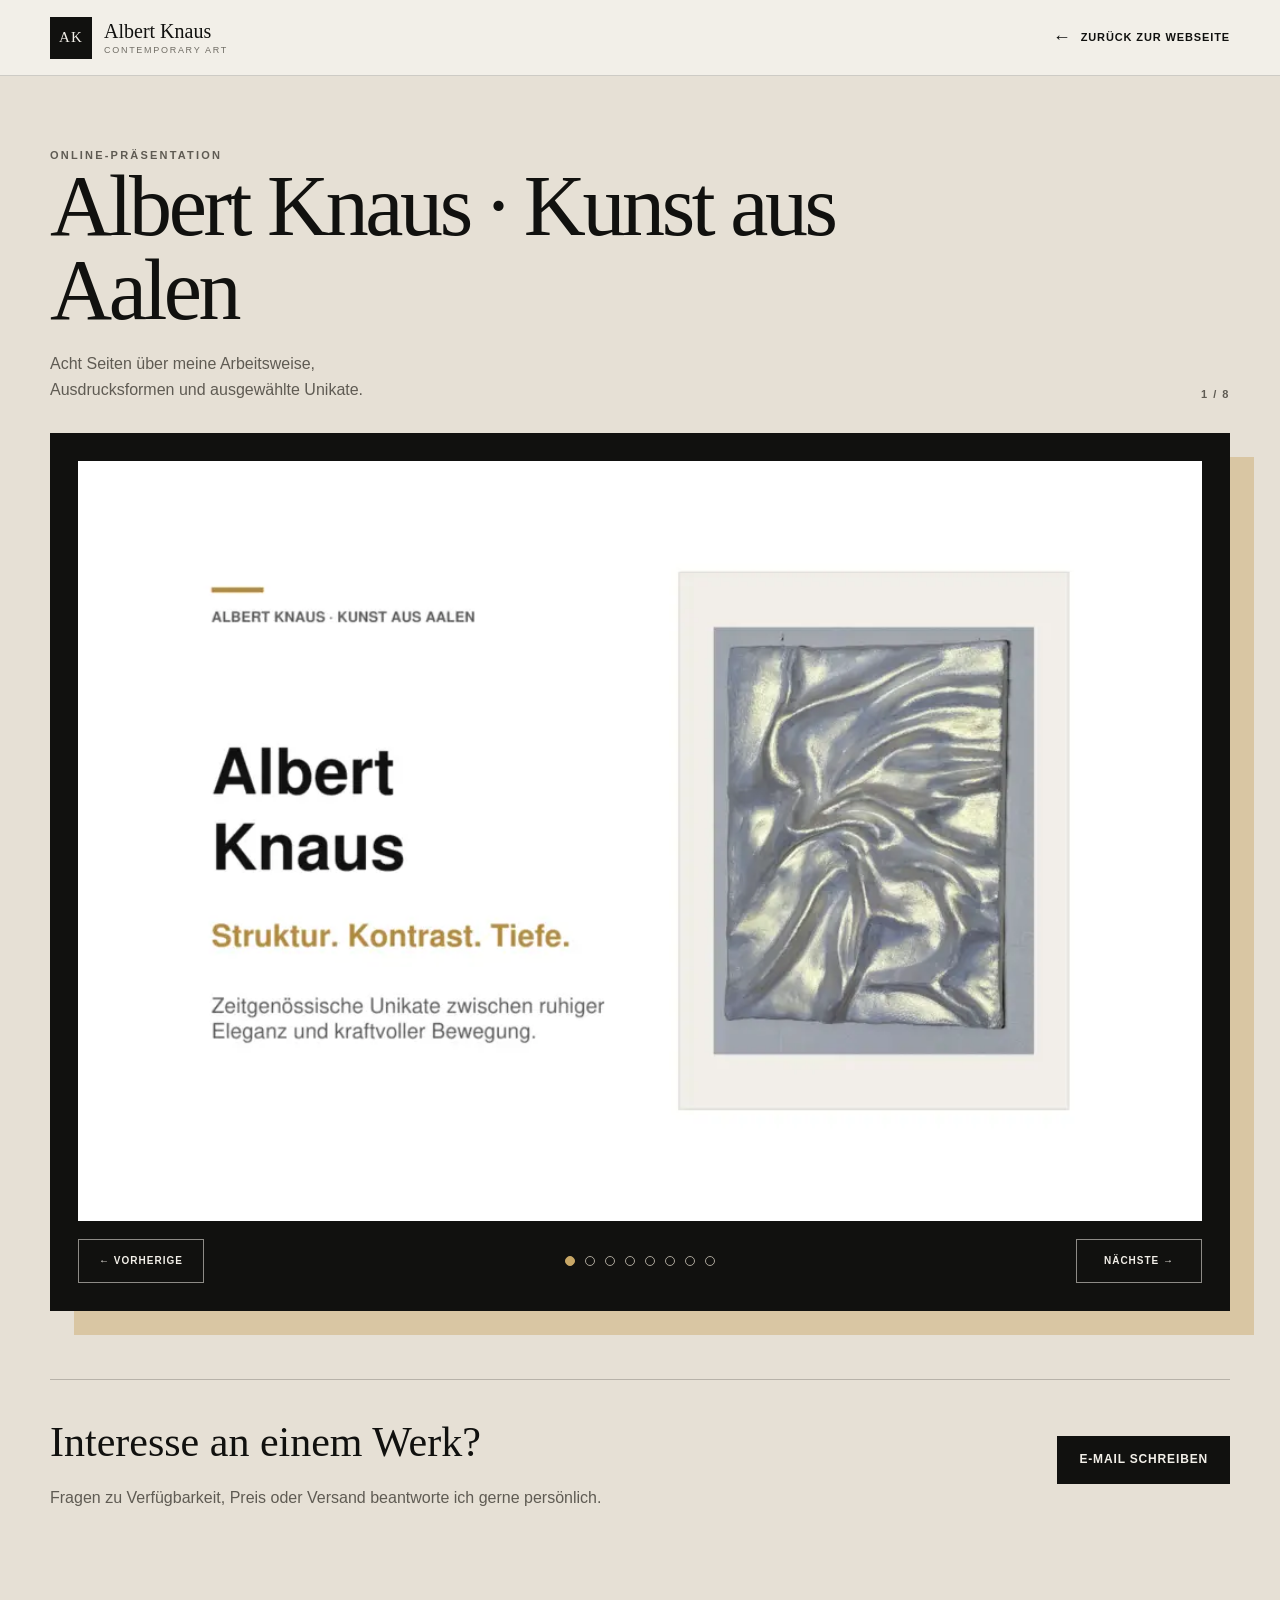
<file: praesentation.html>
<!doctype html>
<html lang="de">
  <head>
    <meta charset="utf-8" />
    <meta name="viewport" content="width=device-width, initial-scale=1" />
    <meta name="description" content="Online-Kunstpräsentation von Albert Knaus aus Aalen: Acrylbilder, Reliefkunst, Skulpturen und handgefertigte Unikate." />
    <meta name="theme-color" content="#11110f" />
    <title>Kunstpräsentation | Albert Knaus</title>
    <link rel="stylesheet" href="styles.css?v=20260722-1" />
    <style>
      body { min-height: 100vh; }
      .presentation-page { min-height: 100vh; background: #e6e0d5; }
      .presentation-header {
        position: relative;
        min-height: 76px;
        border-bottom: 1px solid rgba(17, 17, 15, .16);
      }
      .presentation-back {
        display: inline-flex;
        align-items: center;
        gap: 9px;
        font-size: 11px;
        font-weight: 750;
        letter-spacing: .08em;
        text-decoration: none;
        text-transform: uppercase;
      }
      .presentation-back::before { content: "←"; font-size: 18px; font-weight: 400; }
      .presentation-main { width: min(1180px, calc(100% - 40px)); margin: 0 auto; padding: 52px 0 90px; }
      .presentation-intro { display: grid; grid-template-columns: 1fr auto; gap: 28px; align-items: end; margin-bottom: 30px; }
      .presentation-intro h1 {
        max-width: 840px;
        margin: 0;
        font-family: Georgia, "Times New Roman", serif;
        font-size: clamp(46px, 7vw, 86px);
        font-weight: 400;
        line-height: .98;
        letter-spacing: -.04em;
      }
      .presentation-intro p { max-width: 390px; margin: 18px 0 0; color: #5f5b53; }
      .deck-counter { color: #706d65; font-size: 11px; font-weight: 750; letter-spacing: .14em; text-transform: uppercase; }
      .deck-shell { padding: clamp(12px, 2.4vw, 28px); background: #11110f; box-shadow: 24px 24px 0 rgba(200, 167, 102, .45); }
      .deck-stage { position: relative; display: grid; min-height: min(68vw, 760px); place-items: center; overflow: hidden; background: #272622; }
      .deck-slide { width: 100%; margin: 0; }
      .deck-slide[hidden] { display: none; }
      .deck-slide img { display: block; width: 100%; height: auto; max-height: min(68vw, 760px); object-fit: contain; background: white; }
      .deck-slide figcaption {
        position: absolute;
        width: 1px;
        height: 1px;
        padding: 0;
        margin: -1px;
        overflow: hidden;
        clip: rect(0, 0, 0, 0);
        white-space: nowrap;
        border: 0;
      }
      .deck-controls { display: grid; grid-template-columns: auto 1fr auto; gap: 18px; align-items: center; margin-top: 18px; }
      .deck-button {
        min-width: 126px;
        min-height: 44px;
        padding: 10px 16px;
        color: #f2efe8;
        background: transparent;
        border: 1px solid rgba(242, 239, 232, .55);
        cursor: pointer;
        font: inherit;
        font-size: 10px;
        font-weight: 750;
        letter-spacing: .1em;
        text-transform: uppercase;
      }
      .deck-button:hover, .deck-button:focus-visible { color: #11110f; background: #ead9ac; border-color: #ead9ac; }
      .deck-dots { display: flex; flex-wrap: wrap; justify-content: center; gap: 10px; }
      .deck-dot { width: 10px; height: 10px; padding: 0; background: transparent; border: 1px solid #aaa59a; border-radius: 50%; cursor: pointer; }
      .deck-dot.is-active { background: #c8a766; border-color: #c8a766; }
      .presentation-contact { display: flex; justify-content: space-between; gap: 28px; align-items: center; margin-top: 68px; padding-top: 28px; border-top: 1px solid rgba(17, 17, 15, .22); }
      .presentation-contact h2 { margin: 0; font-family: Georgia, "Times New Roman", serif; font-size: clamp(28px, 4vw, 42px); font-weight: 400; }
      .presentation-contact p { margin: 7px 0 0; color: #5f5b53; }
      @media (max-width: 700px) {
        .presentation-main { width: calc(100% - 28px); padding-top: 38px; }
        .presentation-intro { grid-template-columns: 1fr; }
        .deck-counter { justify-self: start; }
        .deck-shell { box-shadow: 12px 12px 0 rgba(200, 167, 102, .45); }
        .deck-stage { min-height: 64vw; }
        .deck-controls { grid-template-columns: 1fr 1fr; }
        .deck-dots { grid-column: 1 / -1; grid-row: 1; }
        .deck-button { min-width: 0; }
        .presentation-contact { display: grid; }
      }
      @media print {
        .presentation-header, .presentation-intro, .deck-controls, .presentation-contact { display: none !important; }
        .presentation-main, .deck-shell { width: 100%; margin: 0; padding: 0; background: white; box-shadow: none; }
        .deck-stage { display: block; min-height: 0; overflow: visible; background: white; }
        .deck-slide, .deck-slide[hidden] { display: block !important; break-after: page; }
        .deck-slide img { width: 100%; max-height: none; }
      }
    </style>
  </head>
  <body class="presentation-page">
    <a class="skip-link" href="#praesentation">Zur Präsentation springen</a>
    <header class="site-header presentation-header">
      <a class="brand" href="index.html" aria-label="Startseite Albert Knaus">
        <span class="brand-mark" aria-hidden="true">AK</span>
        <span class="brand-copy"><strong>Albert Knaus</strong><small>Contemporary Art</small></span>
      </a>
      <a class="presentation-back" href="index.html">Zurück zur Webseite</a>
    </header>

    <main id="praesentation" class="presentation-main">
      <div class="presentation-intro">
        <div>
          <p class="eyebrow">Online-Präsentation</p>
          <h1>Albert Knaus · Kunst aus Aalen</h1>
          <p>Acht Seiten über meine Arbeitsweise, Ausdrucksformen und ausgewählte Unikate.</p>
        </div>
        <p class="deck-counter" aria-live="polite"><span data-current>1</span> / 8</p>
      </div>

      <section class="deck-shell" role="region" aria-label="Kunstpräsentation mit acht Folien">
        <div class="deck-stage" data-stage>
          <figure class="deck-slide" data-slide="0">
            <img src="[data-uri]" alt="Titelfolie der Kunstpräsentation von Albert Knaus" loading="eager" />
            <figcaption>1. Albert Knaus – Struktur, Kontrast, Tiefe</figcaption>
          </figure>
          <figure class="deck-slide" data-slide="1" hidden>
            <img src="[data-uri]" alt="Vorstellung des Künstlers Albert Knaus und seiner handgefertigten Unikate" loading="lazy" />
            <figcaption>2. Kunst, die Räume verändert</figcaption>
          </figure>
          <figure class="deck-slide" data-slide="2" hidden>
            <img src="[data-uri]" alt="Acrylbilder, Reliefkunst und Skulpturen von Albert Knaus" loading="lazy" />
            <figcaption>3. Drei Ausdrucksformen</figcaption>
          </figure>
          <figure class="deck-slide" data-slide="3" hidden>
            <img src="[data-uri]" alt="Das Werk Goldene Strömung, Acryl und Metallic auf Leinwand" loading="lazy" />
            <figcaption>4. Goldene Strömung</figcaption>
          </figure>
          <figure class="deck-slide" data-slide="4" hidden>
            <img src="[data-uri]" alt="Reliefkunst von Albert Knaus in Schwarz und Gold" loading="lazy" />
            <figcaption>5. Licht macht die Struktur sichtbar</figcaption>
          </figure>
          <figure class="deck-slide" data-slide="5" hidden>
            <img src="[data-uri]" alt="Die Skulptur Goldene Narben von Albert Knaus" loading="lazy" />
            <figcaption>6. Verformung wird zur Skulptur</figcaption>
          </figure>
          <figure class="deck-slide" data-slide="6" hidden>
            <img src="[data-uri]" alt="Handarbeit, Signatur und Zertifikat der Werke von Albert Knaus" loading="lazy" />
            <figcaption>7. Dokumentiertes Unikat</figcaption>
          </figure>
          <figure class="deck-slide" data-slide="7" hidden>
            <img src="[data-uri]" alt="Kontaktmöglichkeiten zu Albert Knaus" loading="lazy" />
            <figcaption>8. Kunst erleben. Unikate entdecken.</figcaption>
          </figure>
        </div>
        <div class="deck-controls">
          <button class="deck-button" type="button" data-prev>← Vorherige</button>
          <div class="deck-dots" aria-label="Folie auswählen"><button class="deck-dot is-active" type="button" data-go="0" aria-label="Folie 1: Albert Knaus – Struktur, Kontrast, Tiefe" aria-current="true"></button><button class="deck-dot" type="button" data-go="1" aria-label="Folie 2: Kunst, die Räume verändert" aria-current="false"></button><button class="deck-dot" type="button" data-go="2" aria-label="Folie 3: Drei Ausdrucksformen" aria-current="false"></button><button class="deck-dot" type="button" data-go="3" aria-label="Folie 4: Goldene Strömung" aria-current="false"></button><button class="deck-dot" type="button" data-go="4" aria-label="Folie 5: Licht macht die Struktur sichtbar" aria-current="false"></button><button class="deck-dot" type="button" data-go="5" aria-label="Folie 6: Verformung wird zur Skulptur" aria-current="false"></button><button class="deck-dot" type="button" data-go="6" aria-label="Folie 7: Dokumentiertes Unikat" aria-current="false"></button><button class="deck-dot" type="button" data-go="7" aria-label="Folie 8: Kunst erleben. Unikate entdecken." aria-current="false"></button></div>
          <button class="deck-button" type="button" data-next>Nächste →</button>
        </div>
      </section>

      <section class="presentation-contact">
        <div>
          <h2>Interesse an einem Werk?</h2>
          <p>Fragen zu Verfügbarkeit, Preis oder Versand beantworte ich gerne persönlich.</p>
        </div>
        <a class="button button-primary" href="mailto:albertknaus4@gmail.com">E-Mail schreiben</a>
      </section>
    </main>

    <script>
      const slides = [...document.querySelectorAll("[data-slide]")];
      const dots = [...document.querySelectorAll("[data-go]")];
      const currentLabel = document.querySelector("[data-current]");
      let current = 0;

      const show = (next) => {
        current = (next + slides.length) % slides.length;
        slides.forEach((slide, index) => { slide.hidden = index !== current; });
        dots.forEach((dot, index) => {
          const active = index === current;
          dot.classList.toggle("is-active", active);
          dot.setAttribute("aria-current", String(active));
        });
        currentLabel.textContent = String(current + 1);
      };

      document.querySelector("[data-prev]").addEventListener("click", () => show(current - 1));
      document.querySelector("[data-next]").addEventListener("click", () => show(current + 1));
      dots.forEach((dot) => dot.addEventListener("click", () => show(Number(dot.dataset.go))));
      document.addEventListener("keydown", (event) => {
        if (event.key === "ArrowLeft") show(current - 1);
        if (event.key === "ArrowRight") show(current + 1);
      });

      let touchStart = null;
      const stage = document.querySelector("[data-stage]");
      stage.addEventListener("touchstart", (event) => { touchStart = event.changedTouches[0].clientX; }, { passive: true });
      stage.addEventListener("touchend", (event) => {
        if (touchStart === null) return;
        const distance = event.changedTouches[0].clientX - touchStart;
        if (Math.abs(distance) > 50) show(current + (distance < 0 ? 1 : -1));
        touchStart = null;
      }, { passive: true });
    </script>
  </body>
</html>
</file>
<file: styles.css>
:root {
  --ink: #11110f;
  --ink-soft: #1a1916;
  --paper: #f2efe8;
  --paper-deep: #e6e0d5;
  --gold: #c8a766;
  --gold-light: #ead9ac;
  --muted: #706d65;
  --line: rgba(17, 17, 15, 0.15);
  --serif: Georgia, "Times New Roman", serif;
  --sans: Inter, ui-sans-serif, -apple-system, BlinkMacSystemFont, "Segoe UI", sans-serif;
  --shell: min(1180px, calc(100% - 40px));
}

* { box-sizing: border-box; }
html { scroll-behavior: smooth; }
body {
  margin: 0;
  color: var(--ink);
  background: var(--paper);
  font-family: var(--sans);
  font-size: 16px;
  line-height: 1.65;
  -webkit-font-smoothing: antialiased;
}
a { color: inherit; }
button, a { -webkit-tap-highlight-color: transparent; }
.section-shell { width: var(--shell); margin-inline: auto; }
.sr-only {
  position: absolute;
  width: 1px;
  height: 1px;
  padding: 0;
  margin: -1px;
  overflow: hidden;
  clip: rect(0, 0, 0, 0);
  white-space: nowrap;
  border: 0;
}
.skip-link {
  position: fixed;
  top: 10px;
  left: 10px;
  z-index: 100;
  padding: 10px 14px;
  color: var(--paper);
  background: var(--ink);
  transform: translateY(-160%);
}
.skip-link:focus { transform: translateY(0); }

.site-header {
  position: sticky;
  top: 0;
  z-index: 50;
  display: flex;
  align-items: center;
  justify-content: space-between;
  width: 100%;
  min-height: 84px;
  padding: 12px max(20px, calc((100% - 1180px) / 2));
  background: var(--paper);
  border-bottom: 1px solid transparent;
  transition: min-height 180ms ease, border-color 180ms ease;
}
.site-header.is-scrolled { min-height: 70px; border-color: var(--line); }
.brand { display: inline-flex; align-items: center; gap: 12px; text-decoration: none; }
.brand-mark {
  display: grid;
  width: 42px;
  aspect-ratio: 1;
  place-items: center;
  color: var(--paper);
  background: var(--ink);
  font-family: var(--serif);
  font-size: 15px;
  letter-spacing: 0.08em;
}
.brand-copy { display: grid; line-height: 1.1; }
.brand-copy strong { font-family: var(--serif); font-size: 20px; font-weight: 500; }
.brand-copy small { margin-top: 4px; color: var(--muted); font-size: 9px; letter-spacing: 0.19em; text-transform: uppercase; }
.main-navigation { display: flex; align-items: center; gap: 34px; }
.main-navigation a { font-size: 13px; font-weight: 600; letter-spacing: 0.04em; text-decoration: none; }
.main-navigation a:not(.nav-contact) { position: relative; }
.main-navigation a:not(.nav-contact)::after {
  position: absolute;
  right: 0;
  bottom: -5px;
  left: 0;
  height: 1px;
  content: "";
  background: var(--ink);
  transform: scaleX(0);
  transform-origin: right;
  transition: transform 180ms ease;
}
.main-navigation a:hover::after { transform: scaleX(1); transform-origin: left; }
.nav-contact { padding: 9px 15px; color: var(--paper); background: var(--ink); }
.menu-button { display: none; }

.hero {
  display: grid;
  grid-template-columns: minmax(0, 0.92fr) minmax(360px, 0.75fr);
  gap: clamp(44px, 8vw, 110px);
  align-items: center;
  min-height: calc(100svh - 84px);
  padding-block: 60px 82px;
}
.eyebrow { margin: 0 0 18px; color: #8d743e; font-size: 11px; font-weight: 750; letter-spacing: 0.2em; text-transform: uppercase; }
.hero h1, .section-heading h2, .presentation-feature h2, .about h2, .contact h2 {
  margin: 0;
  font-family: var(--serif);
  font-weight: 400;
  line-height: 0.98;
  letter-spacing: -0.04em;
}
.hero h1 { max-width: 720px; font-size: clamp(64px, 8vw, 118px); }
.hero h1 em { color: #a8894e; font-weight: 400; }
.hero-text { max-width: 620px; margin: 30px 0 0; color: #4d4b45; font-size: clamp(17px, 1.5vw, 20px); }
.hero-actions { display: flex; flex-wrap: wrap; gap: 12px; margin-top: 36px; }
.button {
  display: inline-flex;
  align-items: center;
  justify-content: center;
  min-height: 48px;
  padding: 12px 21px;
  border: 1px solid var(--ink);
  font-size: 12px;
  font-weight: 750;
  letter-spacing: 0.07em;
  text-decoration: none;
  text-transform: uppercase;
  transition: color 180ms ease, background 180ms ease, transform 180ms ease;
}
.button:hover { transform: translateY(-2px); }
.button-primary { color: var(--paper); background: var(--ink); }
.button-primary:hover { color: var(--ink); background: var(--gold-light); }
.button-quiet { background: transparent; }
.button-quiet:hover { color: var(--paper); background: var(--ink); }
.hero-facts { display: flex; gap: clamp(28px, 5vw, 68px); margin: 54px 0 0; padding-top: 24px; border-top: 1px solid var(--line); }
.hero-facts div { display: grid; }
.hero-facts dt { font-family: var(--serif); font-size: 23px; }
.hero-facts dd { margin: 2px 0 0; color: var(--muted); font-size: 10px; letter-spacing: 0.12em; text-transform: uppercase; }

.hero-art {
  position: relative;
  width: 100%;
  max-width: 620px;
  justify-self: end;
  margin: 0;
  padding: 12px;
  overflow: visible;
  color: #f5efdf;
  background: #11110f;
  box-shadow: 28px 28px 0 var(--paper-deep);
}
.hero-art-open {
  position: relative;
  display: block;
  width: 100%;
  overflow: hidden;
  cursor: zoom-in;
}
.hero-art-open img { display: block; width: 100%; height: auto; aspect-ratio: 2.327 / 1; object-fit: cover; }
.zoom-hint {
  position: absolute;
  z-index: 2;
  right: 12px;
  bottom: 12px;
  padding: 7px 10px;
  color: #f5efdf;
  background: rgba(17, 17, 15, .78);
  font-family: var(--sans);
  font-size: 9px;
  font-weight: 750;
  letter-spacing: .1em;
  text-transform: uppercase;
  backdrop-filter: none;
  -webkit-backdrop-filter: none;
  pointer-events: none;
}
.hero-art-open:focus-visible,
.work-photo:focus-visible { outline: 3px solid var(--gold); outline-offset: 4px; }
.hero-art-caption { display: grid; padding: 17px 8px 7px; }
.hero-art-caption span { font-size: 9px; letter-spacing: .18em; text-transform: uppercase; }
.hero-art-caption strong { margin-top: 6px; font-family: var(--serif); font-size: 20px; font-weight: 400; }

.works { padding-block: 122px; }
.section-heading { display: grid; grid-template-columns: 1fr 1fr; column-gap: 60px; align-items: end; margin-bottom: 58px; }
.section-heading .eyebrow { grid-column: 1 / -1; }
.section-heading h2 { max-width: 670px; font-size: clamp(48px, 6vw, 82px); }
.section-heading > p:last-child { max-width: 460px; margin: 0 0 7px; color: var(--muted); }
.work-grid { display: grid; grid-template-columns: repeat(2, minmax(0, 1fr)); gap: 56px 24px; }
.work-card-large { grid-row: span 2; }
.work-card-wide { grid-column: 1 / -1; }
.art-preview { position: relative; aspect-ratio: 1.16; overflow: hidden; background: #d5d0c5; }
.work-card-large .art-preview { aspect-ratio: .79; }
.work-card-wide .art-preview { aspect-ratio: 2.25; }
.work-card-portrait .art-preview { aspect-ratio: .75; }
.art-preview::after { position: absolute; inset: 0; content: ""; box-shadow: inset 0 0 80px rgba(0,0,0,.14); }
.work-photo { display: block; width: 100%; background: transparent; cursor: zoom-in; }
.work-photo-image { display: block; width: 100%; max-width: 100%; height: auto; }
.work-photo-zoom {
  display: block;
  width: max-content;
  margin: 10px 0 0 auto;
  padding: 7px 10px;
  color: #f5efdf;
  background: var(--ink);
  font-size: 9px;
  font-weight: 750;
  letter-spacing: .1em;
  line-height: 1.4;
  text-transform: uppercase;
}
.art-surface { position: absolute; inset: 0; transition: transform 700ms cubic-bezier(.2,.7,.1,1); }
.work-card:hover .art-surface, .work-card:hover .glass-form { transform: scale(1.035); }
.preview-note {
  position: absolute;
  z-index: 4;
  right: 14px;
  bottom: 14px;
  padding: 6px 9px;
  color: rgba(255,255,255,.85);
  background: rgba(0,0,0,.58);
  font-size: 8px;
  letter-spacing: .1em;
  text-transform: uppercase;
}
.art-preview-gold { background: #0a0a09; }
.art-preview-gold .art-surface {
  background:
    linear-gradient(112deg, transparent 0 48%, rgba(224,187,91,.95) 49% 54%, transparent 55%),
    radial-gradient(ellipse at 55% 42%, #bc8d39 0 17%, transparent 18%),
    radial-gradient(ellipse at 48% 63%, #dbba6b 0 15%, transparent 16%),
    repeating-linear-gradient(28deg, transparent 0 13px, rgba(255,255,255,.08) 14px, transparent 16px),
    #0b0c0b;
}
.art-preview-blue .art-surface {
  background:
    radial-gradient(ellipse at 68% 44%, rgba(239,232,211,.9) 0 10%, transparent 11%),
    linear-gradient(155deg, transparent 30%, rgba(212,171,88,.84) 31% 34%, transparent 35%),
    repeating-radial-gradient(ellipse at 50% 55%, #0e2d66 0 9%, #123d8a 10% 15%, #071737 16% 19%);
}
.art-preview-light .art-surface {
  background:
    linear-gradient(118deg, transparent 0 52%, #aa873d 53% 55%, transparent 56%),
    repeating-radial-gradient(ellipse at 36% 55%, transparent 0 10px, rgba(100,95,84,.12) 11px, transparent 14px),
    linear-gradient(135deg, #f4f1e9, #cfc9bc);
}
.art-preview-flow .art-surface {
  background:
    radial-gradient(ellipse at 20% 42%, rgba(244,241,233,.88) 0 12%, transparent 13%),
    radial-gradient(ellipse at 66% 62%, rgba(201,164,76,.9) 0 8%, transparent 9%),
    repeating-linear-gradient(154deg, #191b1a 0 14px, #4d5353 15px 21px, #e8e2d5 22px 29px, #242625 30px 38px);
}
.art-preview-red .art-surface {
  background:
    linear-gradient(24deg, transparent 0 47%, #d5b866 48% 51%, transparent 52%),
    repeating-radial-gradient(ellipse at 34% 50%, #52141b 0 10%, #771d29 11% 16%, #1d1112 17% 21%);
}
.art-preview-glass { background: linear-gradient(126deg, #d9d1c2, #f6f1e6 54%, #c2b8a9); }
.glass-form {
  position: absolute;
  top: 50%;
  left: 50%;
  width: 45%;
  height: 37%;
  border: 7px solid rgba(86,36,24,.7);
  border-radius: 57% 43% 66% 34% / 44% 63% 37% 56%;
  background: radial-gradient(circle at 30% 30%, rgba(255,255,255,.75), rgba(126,46,27,.55) 44%, rgba(63,24,16,.15) 70%);
  box-shadow: 12px 18px 23px rgba(68,37,26,.24), inset 0 0 28px rgba(255,255,255,.75);
  transform: translate(-50%, -50%) rotate(-8deg);
  transition: transform 700ms cubic-bezier(.2,.7,.1,1);
}
.work-card:hover .glass-form { transform: translate(-50%, -50%) rotate(-5deg) scale(1.035); }
.work-meta { display: flex; justify-content: space-between; gap: 20px; margin-top: 18px; }
.work-meta h3 { margin: 0; font-family: var(--serif); font-size: 24px; font-weight: 400; }
.work-meta p { margin: 4px 0 0; color: var(--muted); font-size: 11px; letter-spacing: .08em; text-transform: uppercase; }
.work-meta > span { flex: 0 0 auto; color: var(--muted); font-size: 12px; }
.work-description {
  max-width: 62ch;
  margin: 14px 0 0;
  color: #4f4d47;
  font-size: 15px;
  line-height: 1.7;
}
.work-card-wide .work-description { max-width: 78ch; }

.presentation-feature {
  display: grid;
  grid-template-columns: minmax(0, .78fr) minmax(420px, 1.22fr);
  gap: clamp(48px, 8vw, 110px);
  align-items: center;
  padding-block: 116px;
  border-top: 1px solid var(--line);
}
.presentation-feature h2 { max-width: 570px; font-size: clamp(48px, 6vw, 76px); }
.presentation-feature-copy > p:not(.eyebrow) {
  max-width: 510px;
  margin: 26px 0 32px;
  color: #4f4d47;
  font-size: 17px;
}
.presentation-teaser {
  display: block;
  padding: clamp(13px, 2vw, 22px);
  color: #f5efdf;
  background: var(--ink);
  box-shadow: 22px 22px 0 var(--paper-deep);
  text-decoration: none;
  transition: transform 180ms ease;
}
.presentation-teaser:hover { transform: translateY(-4px); }
.presentation-teaser-slide {
  display: grid;
  grid-template-columns: 1.1fr .9fr;
  aspect-ratio: 1.414 / 1;
  overflow: hidden;
  color: var(--ink);
  background: #fff;
}
.presentation-teaser-copy { display: flex; flex-direction: column; padding: clamp(18px, 4vw, 46px); }
.presentation-teaser-copy small {
  font-size: clamp(5px, .65vw, 8px);
  font-style: normal;
  font-weight: 700;
  letter-spacing: .08em;
  text-transform: uppercase;
}
.presentation-teaser-copy strong {
  margin-top: auto;
  font-size: clamp(28px, 4.2vw, 58px);
  line-height: .92;
  letter-spacing: -.045em;
}
.presentation-teaser-copy em {
  margin-top: 12px;
  color: #b18c45;
  font-size: clamp(8px, 1.1vw, 13px);
  font-style: normal;
  font-weight: 750;
}
.presentation-teaser-art {
  align-self: center;
  height: 78%;
  margin-right: 10%;
  padding: 6%;
  overflow: hidden;
  background: #ece8e0;
}
.presentation-teaser-art img { display: block; width: 100%; height: 100%; object-fit: cover; }
.presentation-teaser-link {
  display: flex;
  justify-content: space-between;
  gap: 20px;
  padding: 18px 3px 0;
  font-size: 10px;
  font-weight: 750;
  letter-spacing: .12em;
  text-transform: uppercase;
}
.presentation-teaser-link b { color: var(--gold-light); font-size: 17px; font-weight: 400; line-height: .8; }

.about { display: grid; grid-template-columns: 1.12fr .88fr; gap: clamp(50px, 10vw, 150px); padding-block: 130px; border-top: 1px solid var(--line); }
.about blockquote { max-width: 700px; margin: 0; font-family: var(--serif); font-size: clamp(42px, 5.2vw, 72px); line-height: 1.08; letter-spacing: -.035em; }
.about h2 { margin-bottom: 25px; font-size: 48px; }
.about-copy p { color: #4f4d47; font-size: 17px; }

.process { padding-block: 112px 138px; }
.process .section-heading { grid-template-columns: 1fr; }
.process-list { display: grid; grid-template-columns: repeat(3, 1fr); gap: 0; margin: 0; padding: 0; list-style: none; border-top: 1px solid var(--ink); }
.process-list li { min-height: 275px; padding: 25px 28px 30px 0; border-right: 1px solid var(--line); }
.process-list li + li { padding-left: 28px; }
.process-list li:last-child { border-right: 0; }
.process-list li > span { color: #9a7b3f; font-family: var(--serif); font-size: 15px; }
.process-list h3 { margin: 72px 0 12px; font-family: var(--serif); font-size: 32px; font-weight: 400; }
.process-list p { max-width: 300px; margin: 0; color: var(--muted); }

.contact { margin-bottom: 110px; padding: 90px clamp(30px, 8vw, 110px); color: var(--paper); background: var(--ink); text-align: center; }
.contact .eyebrow { color: var(--gold-light); }
.contact h2 { font-size: clamp(52px, 7vw, 90px); }
.contact p { max-width: 650px; margin: 25px auto 35px; color: #c9c5bb; font-size: 17px; }
.contact .button-primary { color: var(--ink); background: var(--gold-light); border-color: var(--gold-light); }
.contact .button-primary:hover { color: var(--paper); background: transparent; }

.site-footer { display: grid; grid-template-columns: 1fr auto 1fr; align-items: end; gap: 30px; padding-block: 36px 42px; border-top: 1px solid var(--ink); }
.site-footer > div:first-child { display: grid; }
.site-footer strong { font-family: var(--serif); font-size: 21px; font-weight: 400; }
.site-footer span, .site-footer p, .footer-links { color: var(--muted); font-size: 10px; letter-spacing: .08em; text-transform: uppercase; }
.site-footer p { margin: 0; }
.footer-links { display: flex; justify-content: flex-end; gap: 20px; }
.footer-links a { text-decoration: none; }

body.viewer-open { overflow: hidden; }
.image-viewer[hidden] { display: none; }
.image-viewer {
  position: fixed;
  z-index: 1000;
  inset: 0;
  display: grid;
  padding: 70px 24px 24px;
  place-items: center;
}
.image-viewer-backdrop {
  position: absolute;
  inset: 0;
  width: 100%;
  height: 100%;
  margin: 0;
  padding: 0;
  background: rgba(7, 7, 6, .94);
  border: 0;
  border-radius: 0;
  appearance: none;
  -webkit-appearance: none;
  cursor: zoom-out;
}
.image-viewer-panel {
  position: relative;
  z-index: 1;
  display: grid;
  max-width: min(94vw, 1500px);
  max-height: calc(100vh - 94px);
  max-height: calc(100dvh - 94px);
  place-items: center;
}
.image-viewer-panel img {
  display: block;
  width: auto;
  max-width: min(94vw, 1500px);
  height: auto;
  max-height: calc(100vh - 150px);
  max-height: calc(100dvh - 150px);
  object-fit: contain;
  background: #11110f;
  box-shadow: 0 24px 80px rgba(0, 0, 0, .65);
}
.image-viewer-close {
  position: fixed;
  z-index: 2;
  top: max(16px, env(safe-area-inset-top));
  right: max(16px, env(safe-area-inset-right));
  display: inline-flex;
  min-height: 44px;
  padding: 9px 14px;
  align-items: center;
  gap: 8px;
  color: #f5efdf;
  background: #11110f;
  border: 1px solid rgba(245, 239, 223, .55);
  cursor: pointer;
  font-size: 11px;
  font-weight: 750;
  letter-spacing: .08em;
  text-transform: uppercase;
}
.image-viewer-close span { font-size: 25px; font-weight: 400; line-height: .7; }
.image-viewer-close:hover { color: var(--ink); background: var(--gold-light); border-color: var(--gold-light); }
.image-viewer-panel p {
  margin: 12px 0 0;
  color: #d7d2c6;
  font-size: 11px;
  letter-spacing: .1em;
  text-align: center;
  text-transform: uppercase;
}

.legal-header { position: relative; }
.legal-back-link {
  font-size: 12px;
  font-weight: 700;
  letter-spacing: .06em;
  text-decoration: none;
  text-transform: uppercase;
}
.legal-back-link:hover { text-decoration: underline; text-underline-offset: 5px; }
.legal-document {
  width: min(820px, calc(100% - 40px));
  margin-inline: auto;
  padding-block: clamp(72px, 10vw, 130px);
}
.legal-document h1 {
  max-width: 760px;
  margin: 0;
  font-family: var(--serif);
  font-size: clamp(58px, 8vw, 96px);
  font-weight: 400;
  line-height: 1;
  letter-spacing: -.04em;
}
.legal-lead {
  max-width: 680px;
  margin: 28px 0 64px;
  color: #4d4b45;
  font-size: 18px;
}
.legal-content { border-top: 1px solid var(--ink); }
.legal-section {
  padding-block: 34px 38px;
  border-bottom: 1px solid var(--line);
}
.legal-section h2 {
  margin: 0 0 18px;
  font-family: var(--serif);
  font-size: clamp(28px, 4vw, 38px);
  font-weight: 400;
  line-height: 1.15;
}
.legal-section h3 { margin: 26px 0 8px; font-size: 16px; }
.legal-section p, .legal-section ul { margin: 10px 0 0; color: #4f4d47; }
.legal-section ul { padding-left: 22px; }
.legal-section li + li { margin-top: 7px; }
.legal-section address { color: #4f4d47; font-style: normal; }
.legal-section a { text-decoration-thickness: 1px; text-underline-offset: 3px; }
.legal-updated { margin: 28px 0 0; color: var(--muted); font-size: 12px; }
.legal-page .site-footer { width: min(820px, calc(100% - 40px)); }

.reveal { opacity: 0; transform: translateY(20px); transition: opacity 700ms ease, transform 700ms ease; }
.reveal.is-visible { opacity: 1; transform: none; }

@media (max-width: 900px) {
  .site-header { min-height: 70px; }
  .menu-button {
    display: grid;
    width: 44px;
    height: 44px;
    padding: 12px 9px;
    border: 0;
    background: transparent;
    cursor: pointer;
  }
  .menu-button > span:not(.sr-only) { display: block; height: 1px; background: var(--ink); transition: transform 180ms ease, opacity 180ms ease; }
  .menu-button[aria-expanded="true"] > span:nth-child(1) { transform: translateY(6px) rotate(45deg); }
  .menu-button[aria-expanded="true"] > span:nth-child(2) { opacity: 0; }
  .menu-button[aria-expanded="true"] > span:nth-child(3) { transform: translateY(-6px) rotate(-45deg); }
  .main-navigation {
    position: absolute;
    top: 69px;
    right: 0;
    left: 0;
    display: none;
    align-items: stretch;
    gap: 0;
    padding: 12px 20px 22px;
    background: var(--paper);
    border-bottom: 1px solid var(--line);
  }
  .main-navigation.is-open { display: grid; }
  .main-navigation a { padding: 13px 0; font-family: var(--serif); font-size: 24px; font-weight: 400; }
  .nav-contact { margin-top: 8px; padding-inline: 14px !important; font-family: var(--sans) !important; font-size: 12px !important; text-align: center; }
  .hero { grid-template-columns: 1fr; min-height: 0; padding-top: 74px; }
  .hero-art { width: min(88%, 520px); justify-self: center; margin-top: 24px; }
  .section-heading { grid-template-columns: 1fr; }
  .section-heading > p:last-child { margin-top: 24px; }
  .presentation-feature { grid-template-columns: 1fr; }
  .presentation-teaser { width: min(100%, 720px); }
  .about { grid-template-columns: 1fr; }
  .process-list { grid-template-columns: 1fr; }
  .process-list li, .process-list li + li { display: grid; grid-template-columns: 60px 1fr; min-height: 0; padding: 27px 0; border-right: 0; border-bottom: 1px solid var(--line); }
  .process-list h3 { margin: 0 0 8px; }
  .site-footer { grid-template-columns: 1fr 1fr; }
  .site-footer p { order: 3; grid-column: 1 / -1; }
}

@media (max-width: 620px) {
  :root { --shell: min(100% - 28px, 1180px); }
  .brand-copy small { display: none; }
  .hero { padding-block: 52px 70px; }
  .hero h1 { font-size: clamp(54px, 18vw, 78px); }
  .hero-text { margin-top: 23px; }
  .hero-actions { display: grid; }
  .hero-facts { gap: 24px; justify-content: space-between; }
  .hero-art { width: calc(100% - 20px); box-shadow: 14px 14px 0 var(--paper-deep); }
  .hero-art-caption { padding: 15px 4px 5px; }
  .works, .presentation-feature, .about, .process { padding-block: 86px; }
  .section-heading { margin-bottom: 38px; }
  .section-heading h2 { font-size: 50px; }
  .work-grid { grid-template-columns: 1fr; gap: 42px; }
  .work-card-large, .work-card-wide { grid-column: auto; grid-row: auto; }
  .art-preview { aspect-ratio: 1.05; }
  .work-card-large .art-preview, .work-card-portrait .art-preview { aspect-ratio: .82; }
  .work-card-wide .art-preview { aspect-ratio: 3; }
  .work-meta h3 { font-size: 21px; }
  .presentation-teaser { box-shadow: 12px 12px 0 var(--paper-deep); }
  .presentation-teaser-copy { padding: 16px; }
  .presentation-teaser-art { height: 74%; margin-right: 8%; }
  .about blockquote { font-size: 42px; }
  .contact { width: 100%; margin-bottom: 70px; padding-block: 72px; }
  .contact h2 { font-size: 52px; }
  .site-footer { grid-template-columns: 1fr; align-items: start; }
  .footer-links { justify-content: flex-start; }
  .site-footer p { grid-column: auto; }
  .legal-document { width: calc(100% - 28px); padding-block: 56px 84px; }
  .legal-document h1 { font-size: 54px; }
  .legal-lead { margin-bottom: 48px; font-size: 16px; }
  .legal-page .site-footer { width: calc(100% - 28px); }
  .image-viewer { padding: 64px 10px 16px; }
  .image-viewer-panel img {
    max-width: calc(100vw - 20px);
    max-height: calc(100vh - 120px);
    max-height: calc(100dvh - 120px);
  }
  .image-viewer-panel p { margin-top: 9px; font-size: 9px; }
}

@media (prefers-reduced-motion: reduce) {
  html { scroll-behavior: auto; }
  *, *::before, *::after { scroll-behavior: auto !important; transition-duration: .01ms !important; animation-duration: .01ms !important; }
  .reveal { opacity: 1; transform: none; }
}
</file>
